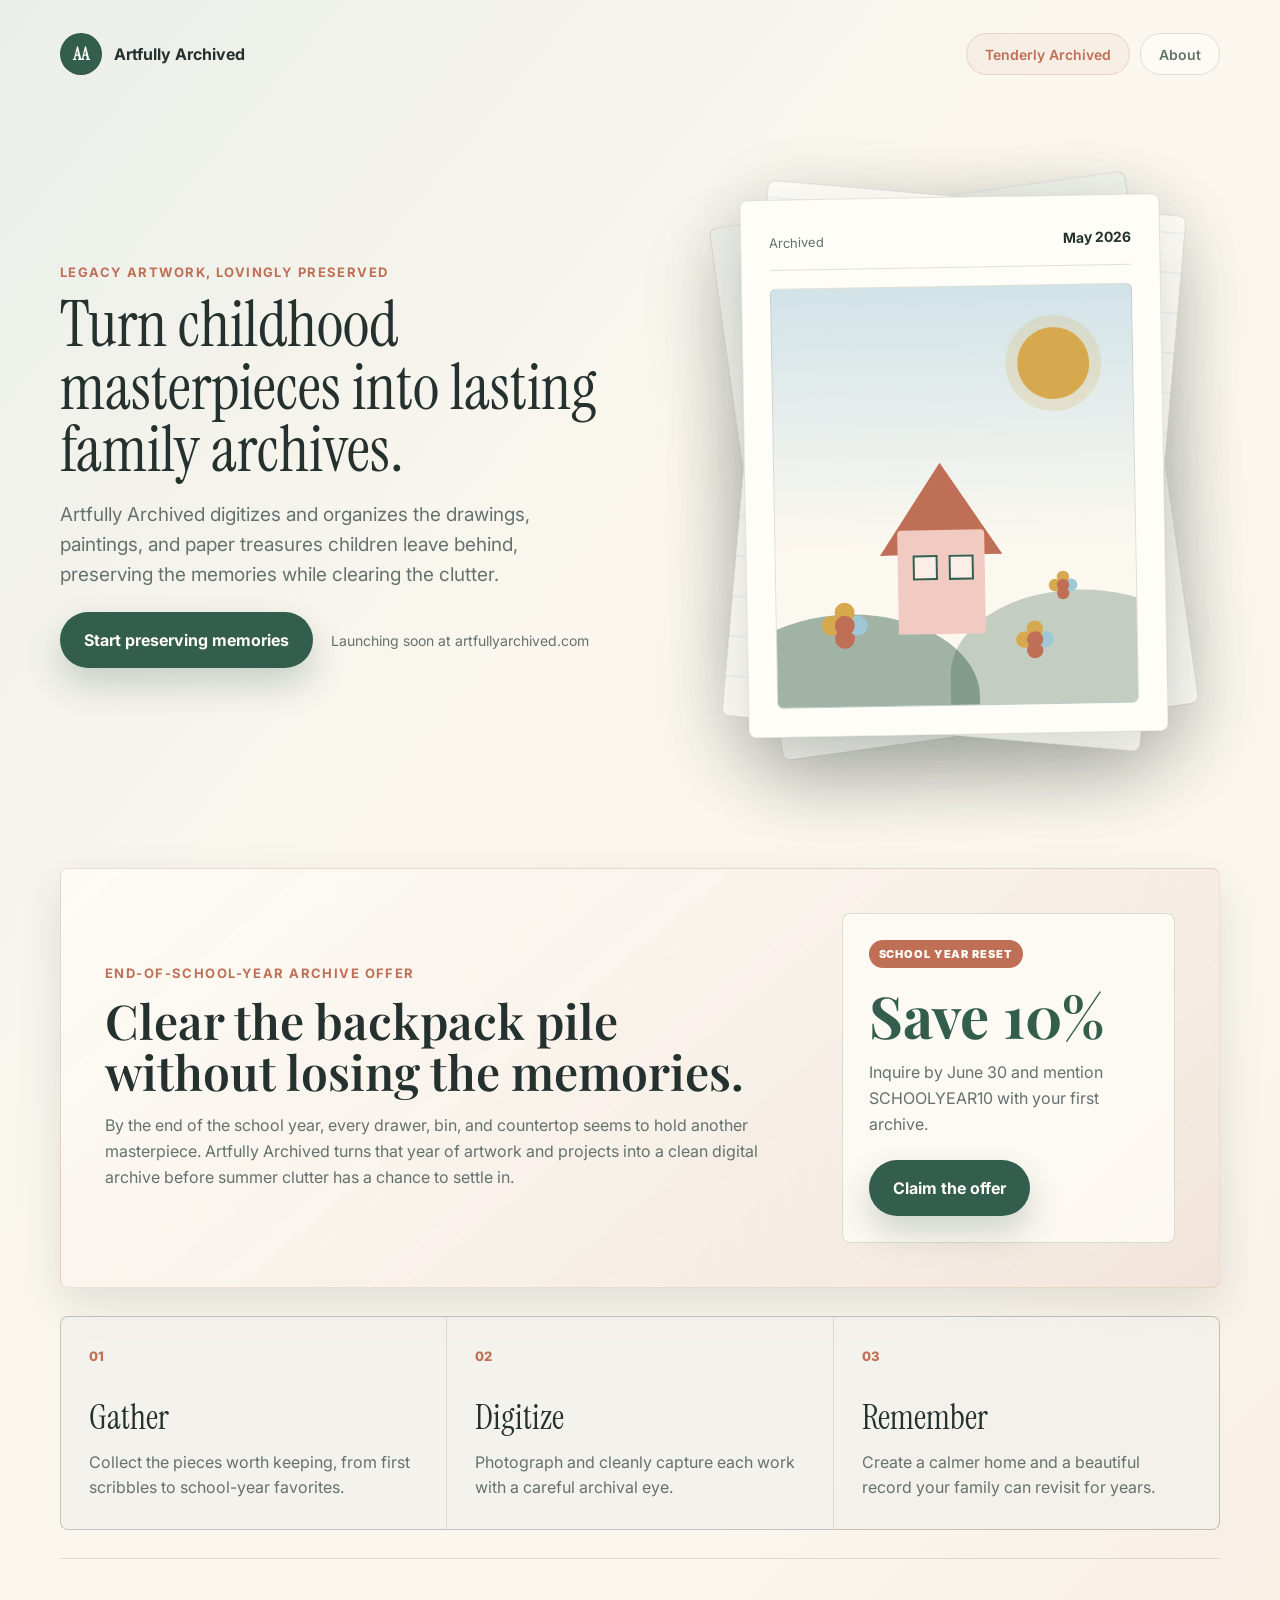
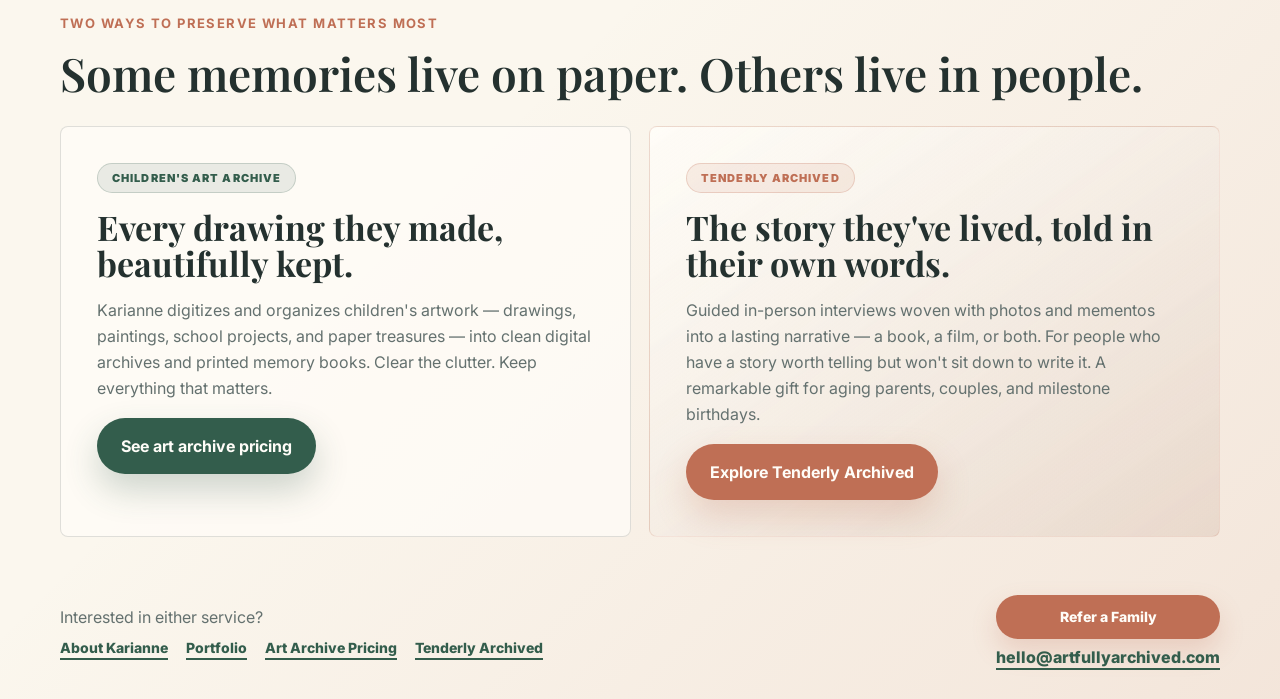
<file: index.html>
<!DOCTYPE html>
<html lang="en">
  <head>
    <meta charset="UTF-8" />
    <meta name="viewport" content="width=device-width, initial-scale=1.0" />
    <meta
      name="description"
      content="Artfully Archived preserves family memories in two ways: digitizing children's artwork and capturing life stories through guided interviews woven with photos."
    />
    <title>Artfully Archived</title>
    <link rel="preconnect" href="https://fonts.googleapis.com" />
    <link rel="preconnect" href="https://fonts.gstatic.com" crossorigin />
    <link
      href="https://fonts.googleapis.com/css2?family=Instrument+Serif:ital@0;1&family=Inter:wght@400;500;600;700&family=Playfair+Display:wght@500;600;700&display=swap"
      rel="stylesheet"
    />
    <link rel="stylesheet" href="styles.css" />
  </head>
  <body>
    <main class="site-shell">
      <nav class="nav" aria-label="Main navigation">
        <a class="brand" href="/" aria-label="Artfully Archived home">
          <span class="brand-mark" aria-hidden="true">AA</span>
          <span>Artfully Archived</span>
        </a>
        <div class="nav-links">
          <a class="nav-link nav-link--story" href="tenderly-archived.html">Tenderly Archived</a>
          <a class="nav-link" href="about.html">About</a>
        </div>
      </nav>

      <section class="hero" aria-labelledby="hero-title">
        <div class="hero-copy">
          <p class="eyebrow">Legacy artwork, lovingly preserved</p>
          <h1 id="hero-title">Turn childhood masterpieces into lasting family archives.</h1>
          <p class="hero-description">
            Artfully Archived digitizes and organizes the drawings, paintings, and paper
            treasures children leave behind, preserving the memories while clearing the clutter.
          </p>
          <div class="hero-actions">
            <a class="button" href="#contact">Start preserving memories</a>
            <p class="button-note">Launching soon at artfullyarchived.com</p>
          </div>
        </div>

        <div class="memory-visual" aria-label="A preserved stack of children's artwork">
          <div class="archive-shadow"></div>
          <div class="archive-sheet sheet-back"></div>
          <div class="archive-sheet sheet-middle"></div>
          <div class="archive-sheet sheet-front">
            <div class="scan-label">
              <span>Archived</span>
              <strong>May 2026</strong>
            </div>
            <div class="child-art" aria-hidden="true">
              <span class="sun"></span>
              <span class="hill hill-one"></span>
              <span class="hill hill-two"></span>
              <span class="house-roof"></span>
              <span class="house-body"></span>
              <span class="window window-left"></span>
              <span class="window window-right"></span>
              <span class="flower flower-one"></span>
              <span class="flower flower-two"></span>
              <span class="flower flower-three"></span>
            </div>
          </div>
        </div>
      </section>

      <section class="school-year-offer" aria-labelledby="school-year-title">
        <div class="offer-copy">
          <p class="eyebrow">End-of-school-year archive offer</p>
          <h2 id="school-year-title">Clear the backpack pile without losing the memories.</h2>
          <p>
            By the end of the school year, every drawer, bin, and countertop seems to hold
            another masterpiece. Artfully Archived turns that year of artwork and projects into a
            clean digital archive before summer clutter has a chance to settle in.
          </p>
        </div>
        <div class="offer-card" aria-label="School year reset promotion">
          <span>School Year Reset</span>
          <strong>Save 10%</strong>
          <p>Inquire by June 30 and mention SCHOOLYEAR10 with your first archive.</p>
          <a
            class="button"
            href="mailto:hello@artfullyarchived.com?subject=End%20of%20School%20Year%20Archive%20Offer"
          >
            Claim the offer
          </a>
        </div>
      </section>

      <section class="promise" aria-label="How art archiving works">
        <div>
          <span class="promise-number">01</span>
          <h2>Gather</h2>
          <p>Collect the pieces worth keeping, from first scribbles to school-year favorites.</p>
        </div>
        <div>
          <span class="promise-number">02</span>
          <h2>Digitize</h2>
          <p>Photograph and cleanly capture each work with a careful archival eye.</p>
        </div>
        <div>
          <span class="promise-number">03</span>
          <h2>Remember</h2>
          <p>Create a calmer home and a beautiful record your family can revisit for years.</p>
        </div>
      </section>

      <!-- Two-service split section -->
      <section class="services-split" aria-labelledby="services-heading">
        <p class="eyebrow">Two ways to preserve what matters most</p>
        <h2 id="services-heading">Some memories live on paper. Others live in people.</h2>
        <div class="services-grid">
          <div class="service-card">
            <span class="service-tag">Children's Art Archive</span>
            <h2>Every drawing they made, beautifully kept.</h2>
            <p>
              Karianne digitizes and organizes children's artwork — drawings, paintings,
              school projects, and paper treasures — into clean digital archives and printed
              memory books. Clear the clutter. Keep everything that matters.
            </p>
            <div>
              <a class="button" href="pricing.html">See art archive pricing</a>
            </div>
          </div>
          <div class="service-card service-card--story">
            <span class="service-tag">Tenderly Archived</span>
            <h2>The story they've lived, told in their own words.</h2>
            <p>
              Guided in-person interviews woven with photos and mementos into a lasting
              narrative — a book, a film, or both. For people who have a story worth telling
              but won't sit down to write it. A remarkable gift for aging parents, couples,
              and milestone birthdays.
            </p>
            <div>
              <a class="button button--clay" href="tenderly-archived.html">Explore Tenderly Archived</a>
            </div>
          </div>
        </div>
      </section>

      <section class="contact-band" id="contact" aria-label="Launch contact">
        <div>
          <p>Interested in either service?</p>
          <div class="footer-links">
            <a class="footer-about-link" href="about.html">About Karianne</a>
            <a class="footer-about-link" href="portfolio.html">Portfolio</a>
            <a class="footer-about-link" href="pricing.html">Art Archive Pricing</a>
            <a class="footer-about-link" href="tenderly-archived.html">Tenderly Archived</a>
          </div>
        </div>
        <div class="contact-actions">
          <a
            class="referral-button"
            href="mailto:?subject=Thought%20you%20might%20like%20Artfully%20Archived&body=I%20thought%20of%20you%20when%20I%20saw%20Artfully%20Archived.%20They%20help%20families%20preserve%20children%27s%20artwork%20and%20capture%20life%20stories%20through%20guided%20interviews:%20https%3A%2F%2Fartfullyarchived.com"
          >
            Refer a Family
          </a>
          <a href="mailto:hello@artfullyarchived.com?subject=Artfully%20Archived%20inquiry">
            hello@artfullyarchived.com
          </a>
        </div>
      </section>
    </main>
  </body>
</html>
</file>
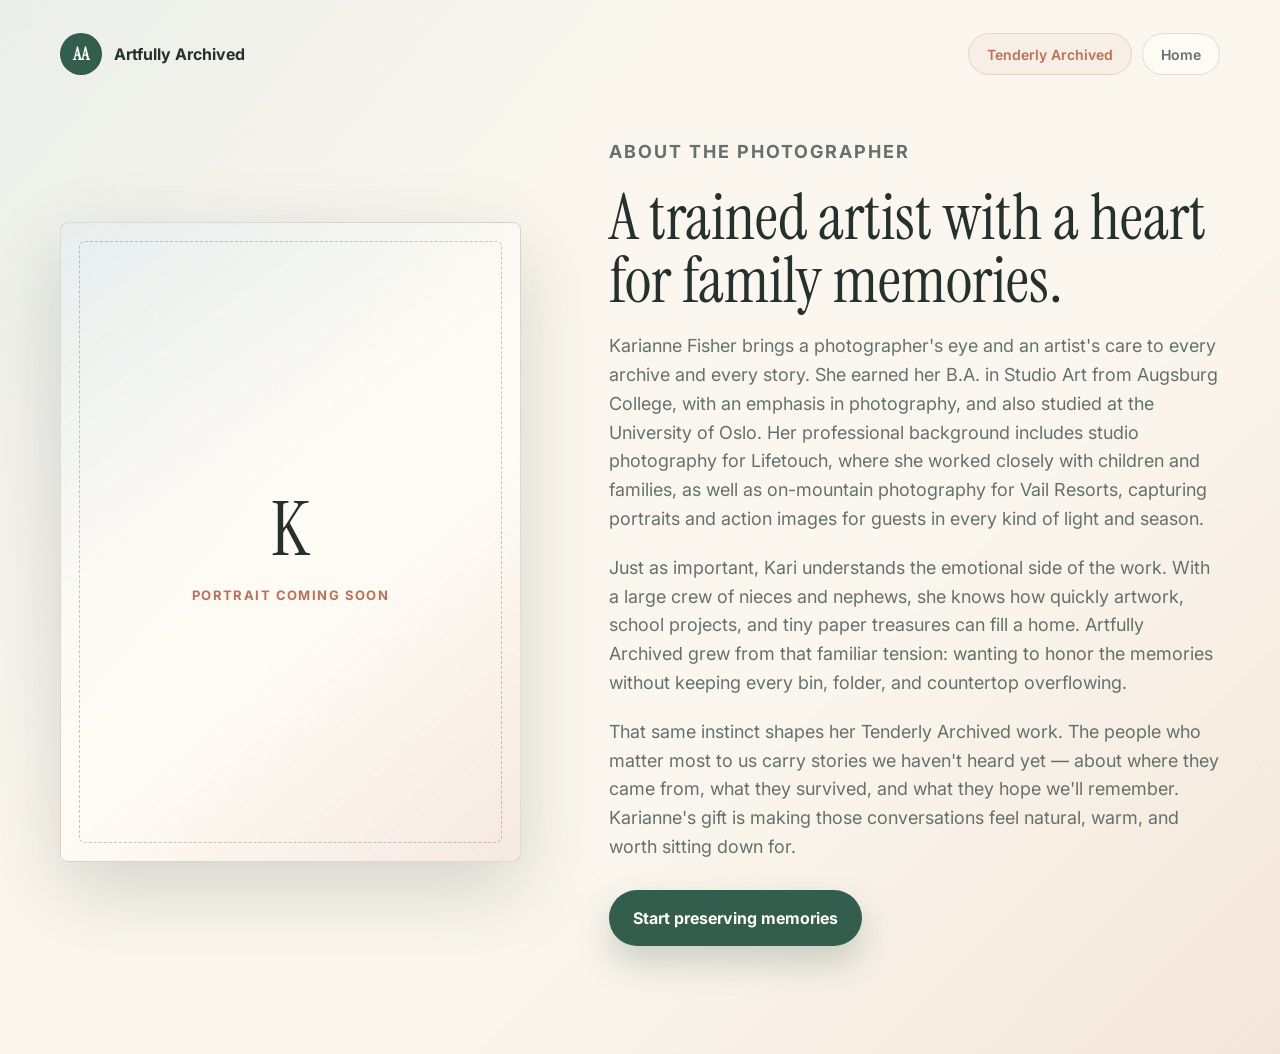
<file: about.html>
<!DOCTYPE html>
<html lang="en">
  <head>
    <meta charset="UTF-8" />
    <meta name="viewport" content="width=device-width, initial-scale=1.0" />
    <meta
      name="description"
      content="Meet Karianne Fisher, the photographer and storyteller behind Artfully Archived."
    />
    <title>About Karianne | Artfully Archived</title>
    <link rel="preconnect" href="https://fonts.googleapis.com" />
    <link rel="preconnect" href="https://fonts.gstatic.com" crossorigin />
    <link
      href="https://fonts.googleapis.com/css2?family=Instrument+Serif:ital@0;1&family=Inter:wght@400;500;600;700&family=Playfair+Display:wght@500;600;700&display=swap"
      rel="stylesheet"
    />
    <link rel="stylesheet" href="styles.css" />
  </head>
  <body>
    <main class="site-shell">
      <nav class="nav" aria-label="Main navigation">
        <a class="brand" href="/" aria-label="Artfully Archived home">
          <span class="brand-mark" aria-hidden="true">AA</span>
          <span>Artfully Archived</span>
        </a>
        <div class="nav-links">
          <a class="nav-link nav-link--story" href="tenderly-archived.html">Tenderly Archived</a>
          <a class="nav-link" href="index.html">Home</a>
        </div>
      </nav>

      <section class="about-page" aria-labelledby="about-title">
        <div class="portrait-placeholder" aria-label="Portrait photo coming soon">
          <div class="portrait-inner">
            <span>K</span>
            <strong>Portrait coming soon</strong>
          </div>
        </div>

        <div class="about-page-copy">
          <p class="eyebrow">About the photographer</p>
          <h1 id="about-title">A trained artist with a heart for family memories.</h1>
          <p>
            Karianne Fisher brings a photographer's eye and an artist's care to every archive
            and every story. She earned her B.A. in Studio Art from Augsburg College, with an
            emphasis in photography, and also studied at the University of Oslo. Her professional
            background includes studio photography for Lifetouch, where she worked closely with
            children and families, as well as on-mountain photography for Vail Resorts, capturing
            portraits and action images for guests in every kind of light and season.
          </p>
          <p>
            Just as important, Kari understands the emotional side of the work. With a large crew
            of nieces and nephews, she knows how quickly artwork, school projects, and tiny paper
            treasures can fill a home. Artfully Archived grew from that familiar tension: wanting
            to honor the memories without keeping every bin, folder, and countertop overflowing.
          </p>
          <p>
            That same instinct shapes her Tenderly Archived work. The people who matter most to us
            carry stories we haven't heard yet — about where they came from, what they survived,
            and what they hope we'll remember. Karianne's gift is making those conversations feel
            natural, warm, and worth sitting down for.
          </p>
          <a class="button" href="index.html#contact">Start preserving memories</a>
        </div>
      </section>
    </main>
  </body>
</html>
</file>
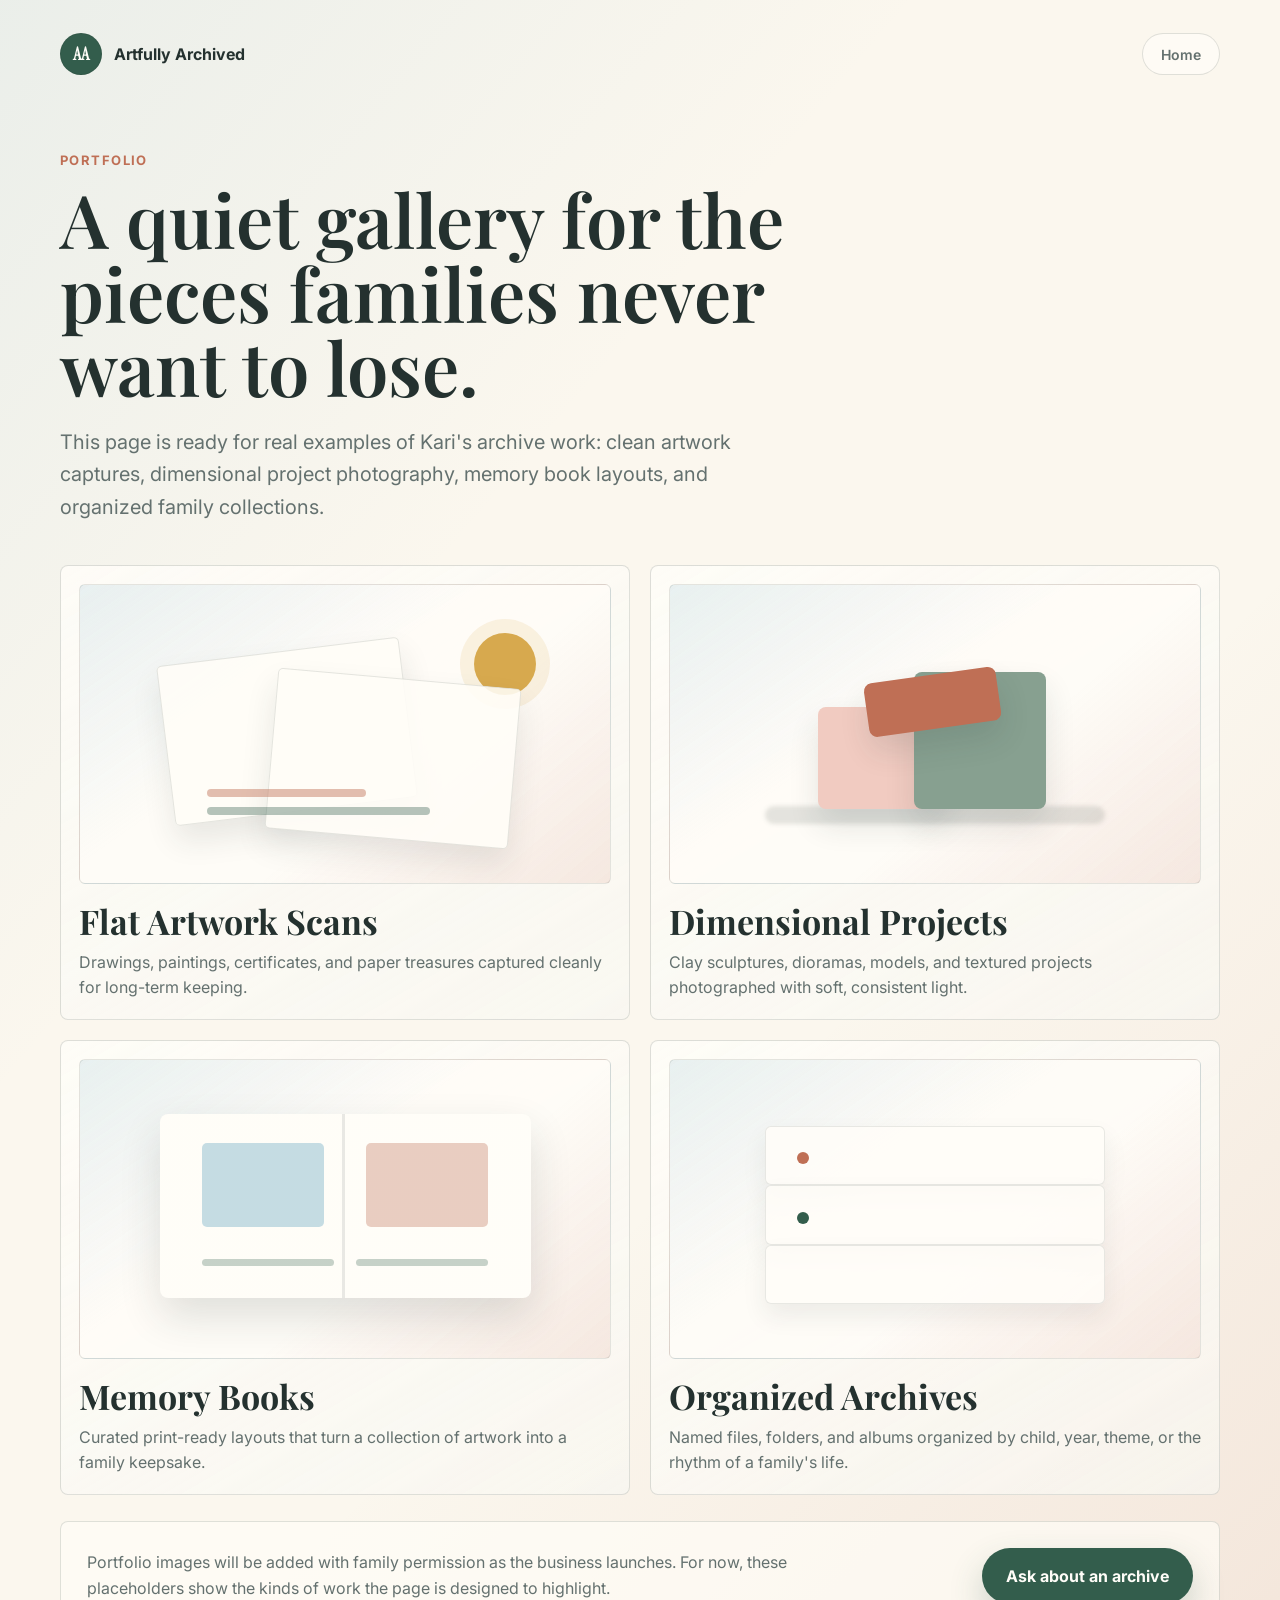
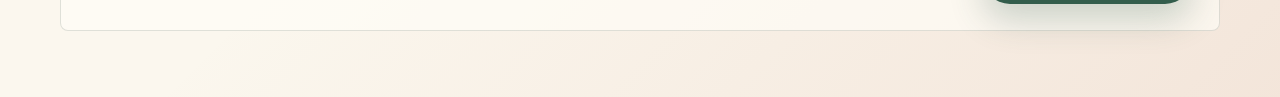
<file: portfolio.html>
<!DOCTYPE html>
<html lang="en">
  <head>
    <meta charset="UTF-8" />
    <meta name="viewport" content="width=device-width, initial-scale=1.0" />
    <meta
      name="description"
      content="Explore future portfolio examples from Artfully Archived, including artwork scans, dimensional projects, memory books, and organized family archives."
    />
    <title>Portfolio | Artfully Archived</title>
    <link rel="preconnect" href="https://fonts.googleapis.com" />
    <link rel="preconnect" href="https://fonts.gstatic.com" crossorigin />
    <link
      href="https://fonts.googleapis.com/css2?family=Instrument+Serif:ital@0;1&family=Inter:wght@400;500;600;700&family=Playfair+Display:wght@500;600;700&display=swap"
      rel="stylesheet"
    />
    <link rel="stylesheet" href="styles.css" />
  </head>
  <body>
    <main class="site-shell">
      <nav class="nav" aria-label="Main navigation">
        <a class="brand" href="/" aria-label="Artfully Archived home">
          <span class="brand-mark" aria-hidden="true">AA</span>
          <span>Artfully Archived</span>
        </a>
        <a class="nav-link" href="/">Home</a>
      </nav>

      <section class="portfolio-hero" aria-labelledby="portfolio-title">
        <p class="eyebrow">Portfolio</p>
        <h1 id="portfolio-title">A quiet gallery for the pieces families never want to lose.</h1>
        <p>
          This page is ready for real examples of Kari's archive work: clean artwork captures,
          dimensional project photography, memory book layouts, and organized family collections.
        </p>
      </section>

      <section class="portfolio-grid" aria-label="Portfolio categories">
        <article class="portfolio-card">
          <div class="portfolio-frame artwork-frame" aria-label="Placeholder for flat artwork scans">
            <span class="portfolio-sun"></span>
            <span class="portfolio-paper paper-one"></span>
            <span class="portfolio-paper paper-two"></span>
            <span class="portfolio-line line-one"></span>
            <span class="portfolio-line line-two"></span>
          </div>
          <div>
            <h2>Flat Artwork Scans</h2>
            <p>Drawings, paintings, certificates, and paper treasures captured cleanly for long-term keeping.</p>
          </div>
        </article>

        <article class="portfolio-card">
          <div class="portfolio-frame project-frame" aria-label="Placeholder for dimensional project photos">
            <span class="project-base"></span>
            <span class="project-block block-one"></span>
            <span class="project-block block-two"></span>
            <span class="project-block block-three"></span>
          </div>
          <div>
            <h2>Dimensional Projects</h2>
            <p>Clay sculptures, dioramas, models, and textured projects photographed with soft, consistent light.</p>
          </div>
        </article>

        <article class="portfolio-card">
          <div class="portfolio-frame book-frame" aria-label="Placeholder for memory book layouts">
            <span class="book-spread"></span>
            <span class="book-photo photo-left"></span>
            <span class="book-photo photo-right"></span>
            <span class="book-copy copy-one"></span>
            <span class="book-copy copy-two"></span>
          </div>
          <div>
            <h2>Memory Books</h2>
            <p>Curated print-ready layouts that turn a collection of artwork into a family keepsake.</p>
          </div>
        </article>

        <article class="portfolio-card">
          <div class="portfolio-frame archive-frame" aria-label="Placeholder for organized digital archive examples">
            <span class="archive-folder folder-one"></span>
            <span class="archive-folder folder-two"></span>
            <span class="archive-folder folder-three"></span>
            <span class="archive-dot dot-one"></span>
            <span class="archive-dot dot-two"></span>
          </div>
          <div>
            <h2>Organized Archives</h2>
            <p>Named files, folders, and albums organized by child, year, theme, or the rhythm of a family's life.</p>
          </div>
        </article>
      </section>

      <section class="portfolio-note" aria-label="Portfolio note">
        <p>
          Portfolio images will be added with family permission as the business launches. For now,
          these placeholders show the kinds of work the page is designed to highlight.
        </p>
        <a class="button" href="/#contact">Ask about an archive</a>
      </section>
    </main>
  </body>
</html>
</file>
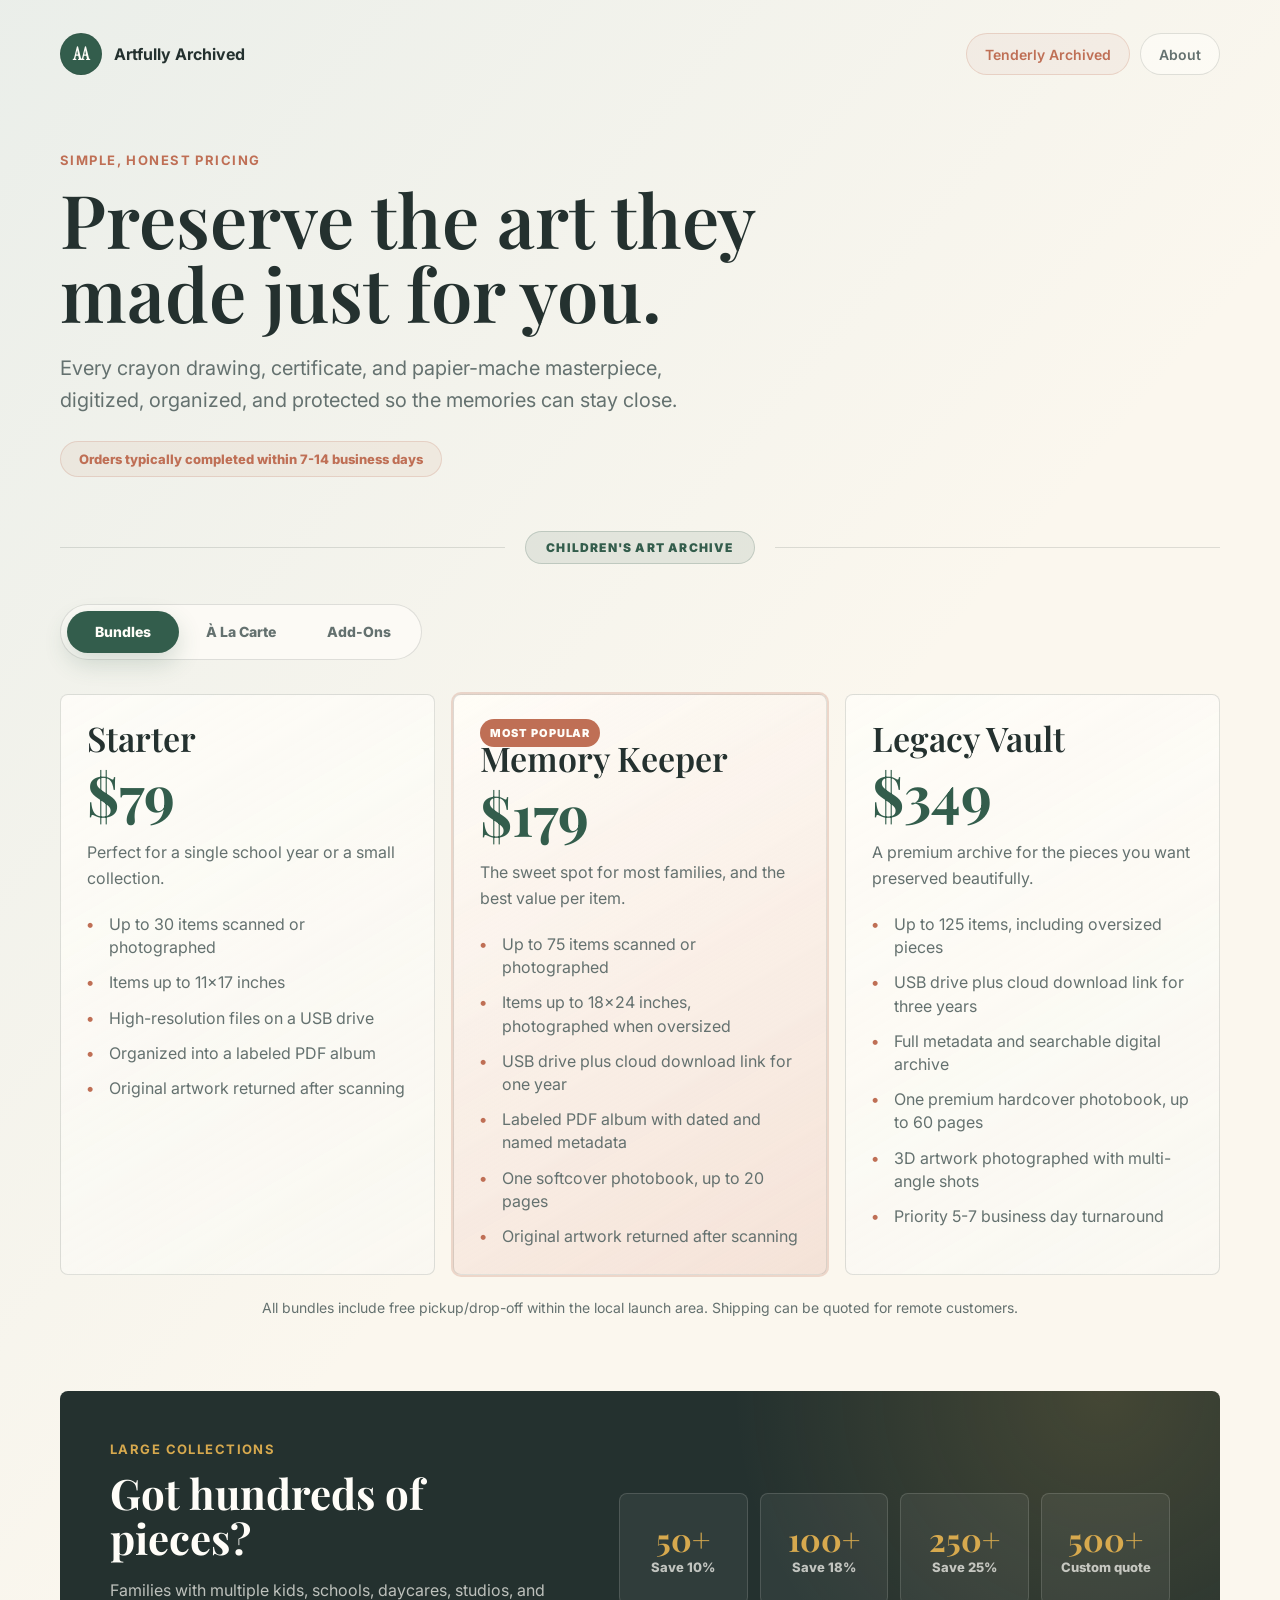
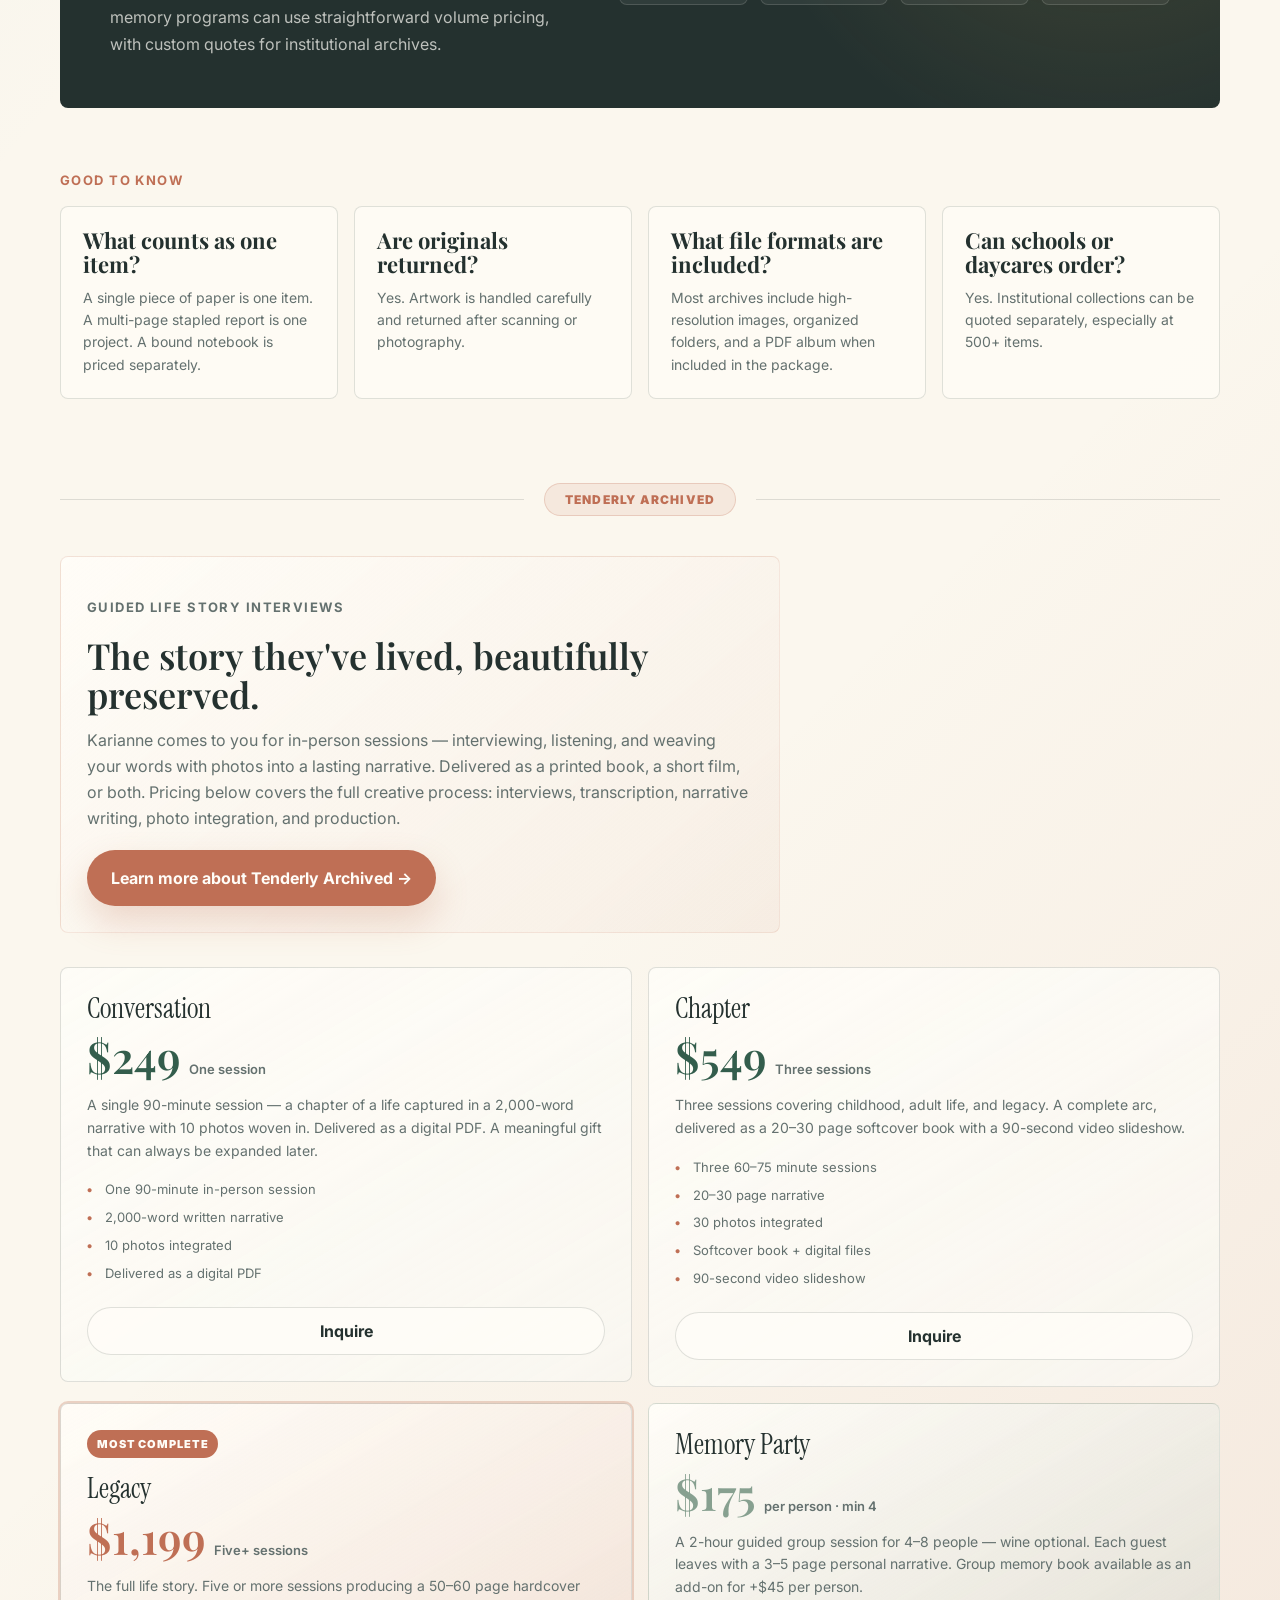
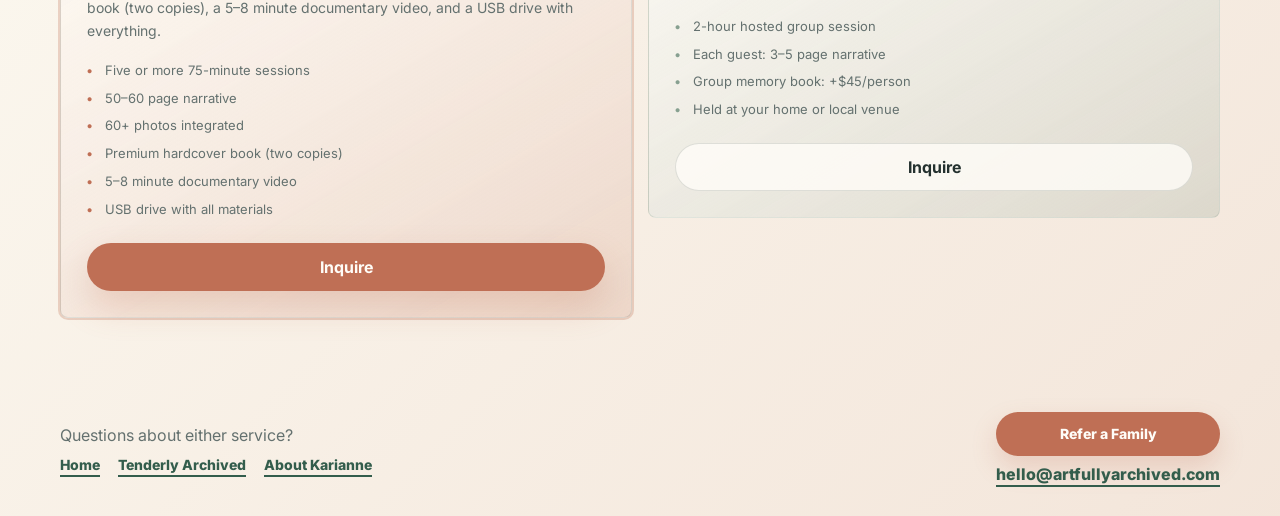
<file: pricing.html>
<!DOCTYPE html>
<html lang="en">
  <head>
    <meta charset="UTF-8" />
    <meta name="viewport" content="width=device-width, initial-scale=1.0" />
    <meta
      name="description"
      content="Artfully Archived pricing — art archive bundles, à la carte scanning, add-ons, and Tenderly Archived packages for guided life story interviews."
    />
    <title>Pricing | Artfully Archived</title>
    <link rel="preconnect" href="https://fonts.googleapis.com" />
    <link rel="preconnect" href="https://fonts.gstatic.com" crossorigin />
    <link
      href="https://fonts.googleapis.com/css2?family=Instrument+Serif:ital@0;1&family=Inter:wght@400;500;600;700&family=Playfair+Display:wght@500;600;700&display=swap"
      rel="stylesheet"
    />
    <link rel="stylesheet" href="styles.css" />
  </head>
  <body>
    <main class="site-shell">
      <nav class="nav" aria-label="Main navigation">
        <a class="brand" href="/" aria-label="Artfully Archived home">
          <span class="brand-mark" aria-hidden="true">AA</span>
          <span>Artfully Archived</span>
        </a>
        <div class="nav-links">
          <a class="nav-link nav-link--story" href="tenderly-archived.html">Tenderly Archived</a>
          <a class="nav-link" href="about.html">About</a>
        </div>
      </nav>

      <!-- Art Archive pricing -->
      <section class="pricing-hero" aria-labelledby="pricing-title">
        <p class="eyebrow">Simple, honest pricing</p>
        <h1 id="pricing-title">Preserve the art they made just for you.</h1>
        <p>
          Every crayon drawing, certificate, and papier-mache masterpiece, digitized,
          organized, and protected so the memories can stay close.
        </p>
        <span class="pricing-note">Orders typically completed within 7-14 business days</span>
      </section>

      <div class="service-section-divider">
        <span class="service-section-tag service-section-tag--archive">Children's Art Archive</span>
      </div>

      <section class="pricing-tabs" aria-label="Art archive pricing details">
        <input type="radio" id="tab-bundles" name="pricing-tab" checked />
        <input type="radio" id="tab-carte" name="pricing-tab" />
        <input type="radio" id="tab-addons" name="pricing-tab" />

        <div class="tab-list" role="tablist" aria-label="Pricing categories">
          <label for="tab-bundles">Bundles</label>
          <label for="tab-carte">À La Carte</label>
          <label for="tab-addons">Add-Ons</label>
        </div>

        <div class="tab-panel bundles-panel">
          <div class="pricing-grid bundle-grid">
            <article class="price-card">
              <div class="price-card-header">
                <h2>Starter</h2>
                <strong>$79</strong>
              </div>
              <p class="price-note">Perfect for a single school year or a small collection.</p>
              <ul>
                <li>Up to 30 items scanned or photographed</li>
                <li>Items up to 11x17 inches</li>
                <li>High-resolution files on a USB drive</li>
                <li>Organized into a labeled PDF album</li>
                <li>Original artwork returned after scanning</li>
              </ul>
            </article>

            <article class="price-card featured-card">
              <span class="badge">Most Popular</span>
              <div class="price-card-header">
                <h2>Memory Keeper</h2>
                <strong>$179</strong>
              </div>
              <p class="price-note">The sweet spot for most families, and the best value per item.</p>
              <ul>
                <li>Up to 75 items scanned or photographed</li>
                <li>Items up to 18x24 inches, photographed when oversized</li>
                <li>USB drive plus cloud download link for one year</li>
                <li>Labeled PDF album with dated and named metadata</li>
                <li>One softcover photobook, up to 20 pages</li>
                <li>Original artwork returned after scanning</li>
              </ul>
            </article>

            <article class="price-card">
              <div class="price-card-header">
                <h2>Legacy Vault</h2>
                <strong>$349</strong>
              </div>
              <p class="price-note">A premium archive for the pieces you want preserved beautifully.</p>
              <ul>
                <li>Up to 125 items, including oversized pieces</li>
                <li>USB drive plus cloud download link for three years</li>
                <li>Full metadata and searchable digital archive</li>
                <li>One premium hardcover photobook, up to 60 pages</li>
                <li>3D artwork photographed with multi-angle shots</li>
                <li>Priority 5-7 business day turnaround</li>
              </ul>
            </article>
          </div>
          <p class="pricing-footnote">
            All bundles include free pickup/drop-off within the local launch area. Shipping can
            be quoted for remote customers.
          </p>
        </div>

        <div class="tab-panel carte-panel">
          <div class="pricing-grid menu-grid">
            <article class="menu-card">
              <h2>Flat Artwork Scan</h2>
              <strong>$2.50 each</strong>
              <p>Drawings, paintings, coloring pages, and paper masterpieces up to 11x17.</p>
              <span>$1.75 each at 50+ items</span>
            </article>
            <article class="menu-card">
              <h2>Oversized Artwork</h2>
              <strong>$4 each</strong>
              <p>Artwork larger than 11x17, photographed with consistent flat-lay lighting.</p>
              <span>$3 each at 25+ items</span>
            </article>
            <article class="menu-card">
              <h2>Certificates & Documents</h2>
              <strong>$3 each</strong>
              <p>Awards, report cards, certificates, and special school documents.</p>
              <span>$2.25 each at 20+ items</span>
            </article>
            <article class="menu-card">
              <h2>School Projects & Reports</h2>
              <strong>$6 each</strong>
              <p>Multi-page papers, booklets, and stapled projects saved as one PDF.</p>
              <span>$4.50 each at 10+ projects</span>
            </article>
            <article class="menu-card">
              <h2>3D / Dimensional Objects</h2>
              <strong>$8 each</strong>
              <p>Clay sculptures, dioramas, models, and papier-mache projects.</p>
              <span>$6 each at 10+ items</span>
            </article>
            <article class="menu-card">
              <h2>Bound Journals / Workbooks</h2>
              <strong>$18 each</strong>
              <p>Bound or spiral notebooks scanned page by page into one organized PDF.</p>
              <span>Includes up to 60 pages</span>
            </article>
            <article class="menu-card">
              <h2>DVD Production</h2>
              <strong>$22 each</strong>
              <p>Custom-labeled DVD with digital files and a simple slideshow format.</p>
              <span>$18 each at 3+ discs</span>
            </article>
            <article class="menu-card">
              <h2>Custom Photobook</h2>
              <strong>$45 / $85</strong>
              <p>Professionally designed softcover or hardcover book using selected artwork.</p>
              <span>Softcover / hardcover options</span>
            </article>
          </div>
          <p class="pricing-footnote">
            Minimum à la carte order is $25. Volume discounts are applied automatically.
          </p>
        </div>

        <div class="tab-panel addons-panel">
          <div class="pricing-grid addon-grid">
            <article class="addon-card">
              <h2>Rush Turnaround</h2>
              <strong>+$35</strong>
              <p>Priority processing completed within three business days.</p>
            </article>
            <article class="addon-card">
              <h2>Extra USB Copy</h2>
              <strong>+$14</strong>
              <p>Additional keepsake drive for grandparents, co-parents, or backup.</p>
            </article>
            <article class="addon-card">
              <h2>Extended Cloud Storage</h2>
              <strong>+$19</strong>
              <p>Extend secure cloud link access from one year to five years.</p>
            </article>
            <article class="addon-card">
              <h2>Color Enhancement</h2>
              <strong>+$1.50/item</strong>
              <p>Manual touch-up for faded, yellowed, or shadowed artwork scans.</p>
            </article>
            <article class="addon-card">
              <h2>Custom Metadata</h2>
              <strong>+$0.75/item</strong>
              <p>Add child name, grade, teacher, or date to individual files.</p>
            </article>
            <article class="addon-card">
              <h2>Slideshow Video</h2>
              <strong>+$49</strong>
              <p>A 30-second to 2-minute MP4 video with music and titles.</p>
            </article>
            <article class="addon-card">
              <h2>Extra Photobook Pages</h2>
              <strong>+$12/10 pgs</strong>
              <p>Add pages beyond the included book limit in blocks of ten.</p>
            </article>
            <article class="addon-card">
              <h2>Second Child Discount</h2>
              <strong>20% off</strong>
              <p>Add a sibling's items to any bundle at a family-friendly discount.</p>
            </article>
            <article class="addon-card">
              <h2>Shipping Box</h2>
              <strong>$18 + postage</strong>
              <p>Prepaid return box for remote customers who are outside the local area.</p>
            </article>
          </div>
        </div>
      </section>

      <section class="pricing-volume" aria-label="Large collection discounts">
        <div class="volume-copy">
          <p class="eyebrow">Large collections</p>
          <h2>Got hundreds of pieces?</h2>
          <p>
            Families with multiple kids, schools, daycares, studios, and memory programs can
            use straightforward volume pricing, with custom quotes for institutional archives.
          </p>
        </div>
        <div class="volume-discounts">
          <div>
            <strong>50+</strong>
            <span>Save 10%</span>
          </div>
          <div>
            <strong>100+</strong>
            <span>Save 18%</span>
          </div>
          <div>
            <strong>250+</strong>
            <span>Save 25%</span>
          </div>
          <div>
            <strong>500+</strong>
            <span>Custom quote</span>
          </div>
        </div>
      </section>

      <section class="pricing-faq" aria-label="Art archive questions">
        <p class="eyebrow">Good to know</p>
        <div class="faq-grid">
          <article>
            <h2>What counts as one item?</h2>
            <p>
              A single piece of paper is one item. A multi-page stapled report is one project.
              A bound notebook is priced separately.
            </p>
          </article>
          <article>
            <h2>Are originals returned?</h2>
            <p>
              Yes. Artwork is handled carefully and returned after scanning or photography.
            </p>
          </article>
          <article>
            <h2>What file formats are included?</h2>
            <p>
              Most archives include high-resolution images, organized folders, and a PDF album
              when included in the package.
            </p>
          </article>
          <article>
            <h2>Can schools or daycares order?</h2>
            <p>
              Yes. Institutional collections can be quoted separately, especially at 500+ items.
            </p>
          </article>
        </div>
      </section>

      <!-- Tenderly Archived pricing -->
      <div class="service-section-divider">
        <span class="service-section-tag service-section-tag--story">Tenderly Archived</span>
      </div>

      <section class="story-pricing-intro" aria-label="Tenderly Archived introduction">
        <p class="eyebrow">Guided life story interviews</p>
        <h2>The story they've lived, beautifully preserved.</h2>
        <p>
          Karianne comes to you for in-person sessions — interviewing, listening, and
          weaving your words with photos into a lasting narrative. Delivered as a printed
          book, a short film, or both. Pricing below covers the full creative process:
          interviews, transcription, narrative writing, photo integration, and production.
        </p>
        <a class="button button--clay" href="tenderly-archived.html">Learn more about Tenderly Archived →</a>
      </section>

      <section class="story-packages" style="padding-top: 0; border-top: none;" aria-label="Tenderly Archived packages">
        <div class="story-pricing-grid" style="grid-template-columns: repeat(2, 1fr); margin-bottom: 64px;">

          <div class="story-card">
            <h3>Conversation</h3>
            <div class="story-price">
              <strong>$249</strong>
              <span>One session</span>
            </div>
            <p class="story-card-desc">
              A single 90-minute session — a chapter of a life captured in a 2,000-word
              narrative with 10 photos woven in. Delivered as a digital PDF. A meaningful
              gift that can always be expanded later.
            </p>
            <ul class="story-includes">
              <li>One 90-minute in-person session</li>
              <li>2,000-word written narrative</li>
              <li>10 photos integrated</li>
              <li>Delivered as a digital PDF</li>
            </ul>
            <a class="button button--outline" href="mailto:hello@artfullyarchived.com?subject=Story%20Portrait%20inquiry%20—%20Conversation">Inquire</a>
          </div>

          <div class="story-card">
            <h3>Chapter</h3>
            <div class="story-price">
              <strong>$549</strong>
              <span>Three sessions</span>
            </div>
            <p class="story-card-desc">
              Three sessions covering childhood, adult life, and legacy. A complete arc,
              delivered as a 20–30 page softcover book with a 90-second video slideshow.
            </p>
            <ul class="story-includes">
              <li>Three 60–75 minute sessions</li>
              <li>20–30 page narrative</li>
              <li>30 photos integrated</li>
              <li>Softcover book + digital files</li>
              <li>90-second video slideshow</li>
            </ul>
            <a class="button button--outline" href="mailto:hello@artfullyarchived.com?subject=Story%20Portrait%20inquiry%20—%20Chapter">Inquire</a>
          </div>

          <div class="story-card story-card--featured">
            <span class="badge">Most complete</span>
            <h3>Legacy</h3>
            <div class="story-price">
              <strong>$1,199</strong>
              <span>Five+ sessions</span>
            </div>
            <p class="story-card-desc">
              The full life story. Five or more sessions producing a 50–60 page hardcover
              book (two copies), a 5–8 minute documentary video, and a USB drive with
              everything.
            </p>
            <ul class="story-includes">
              <li>Five or more 75-minute sessions</li>
              <li>50–60 page narrative</li>
              <li>60+ photos integrated</li>
              <li>Premium hardcover book (two copies)</li>
              <li>5–8 minute documentary video</li>
              <li>USB drive with all materials</li>
            </ul>
            <a class="button button--clay" href="mailto:hello@artfullyarchived.com?subject=Story%20Portrait%20inquiry%20—%20Legacy">Inquire</a>
          </div>

          <div class="story-card story-card--party">
            <h3>Memory Party</h3>
            <div class="story-price">
              <strong>$175</strong>
              <span>per person · min 4</span>
            </div>
            <p class="story-card-desc">
              A 2-hour guided group session for 4–8 people — wine optional. Each guest
              leaves with a 3–5 page personal narrative. Group memory book available as
              an add-on for +$45 per person.
            </p>
            <ul class="story-includes">
              <li>2-hour hosted group session</li>
              <li>Each guest: 3–5 page narrative</li>
              <li>Group memory book: +$45/person</li>
              <li>Held at your home or local venue</li>
            </ul>
            <a class="button button--outline" href="mailto:hello@artfullyarchived.com?subject=Story%20Portrait%20inquiry%20—%20Memory%20Party">Inquire</a>
          </div>

        </div>
      </section>

      <section class="contact-band" id="contact" aria-label="Contact">
        <div>
          <p>Questions about either service?</p>
          <div class="footer-links">
            <a class="footer-about-link" href="index.html">Home</a>
            <a class="footer-about-link" href="tenderly-archived.html">Tenderly Archived</a>
            <a class="footer-about-link" href="about.html">About Karianne</a>
          </div>
        </div>
        <div class="contact-actions">
          <a
            class="referral-button"
            href="mailto:?subject=Thought%20you%20might%20like%20Artfully%20Archived&body=I%20thought%20of%20you%20when%20I%20saw%20Artfully%20Archived.%20They%20help%20families%20preserve%20children%27s%20artwork%20and%20capture%20life%20stories%20through%20guided%20interviews:%20https%3A%2F%2Fartfullyarchived.com"
          >
            Refer a Family
          </a>
          <a href="mailto:hello@artfullyarchived.com?subject=Pricing%20question">
            hello@artfullyarchived.com
          </a>
        </div>
      </section>
    </main>
  </body>
</html>
</file>
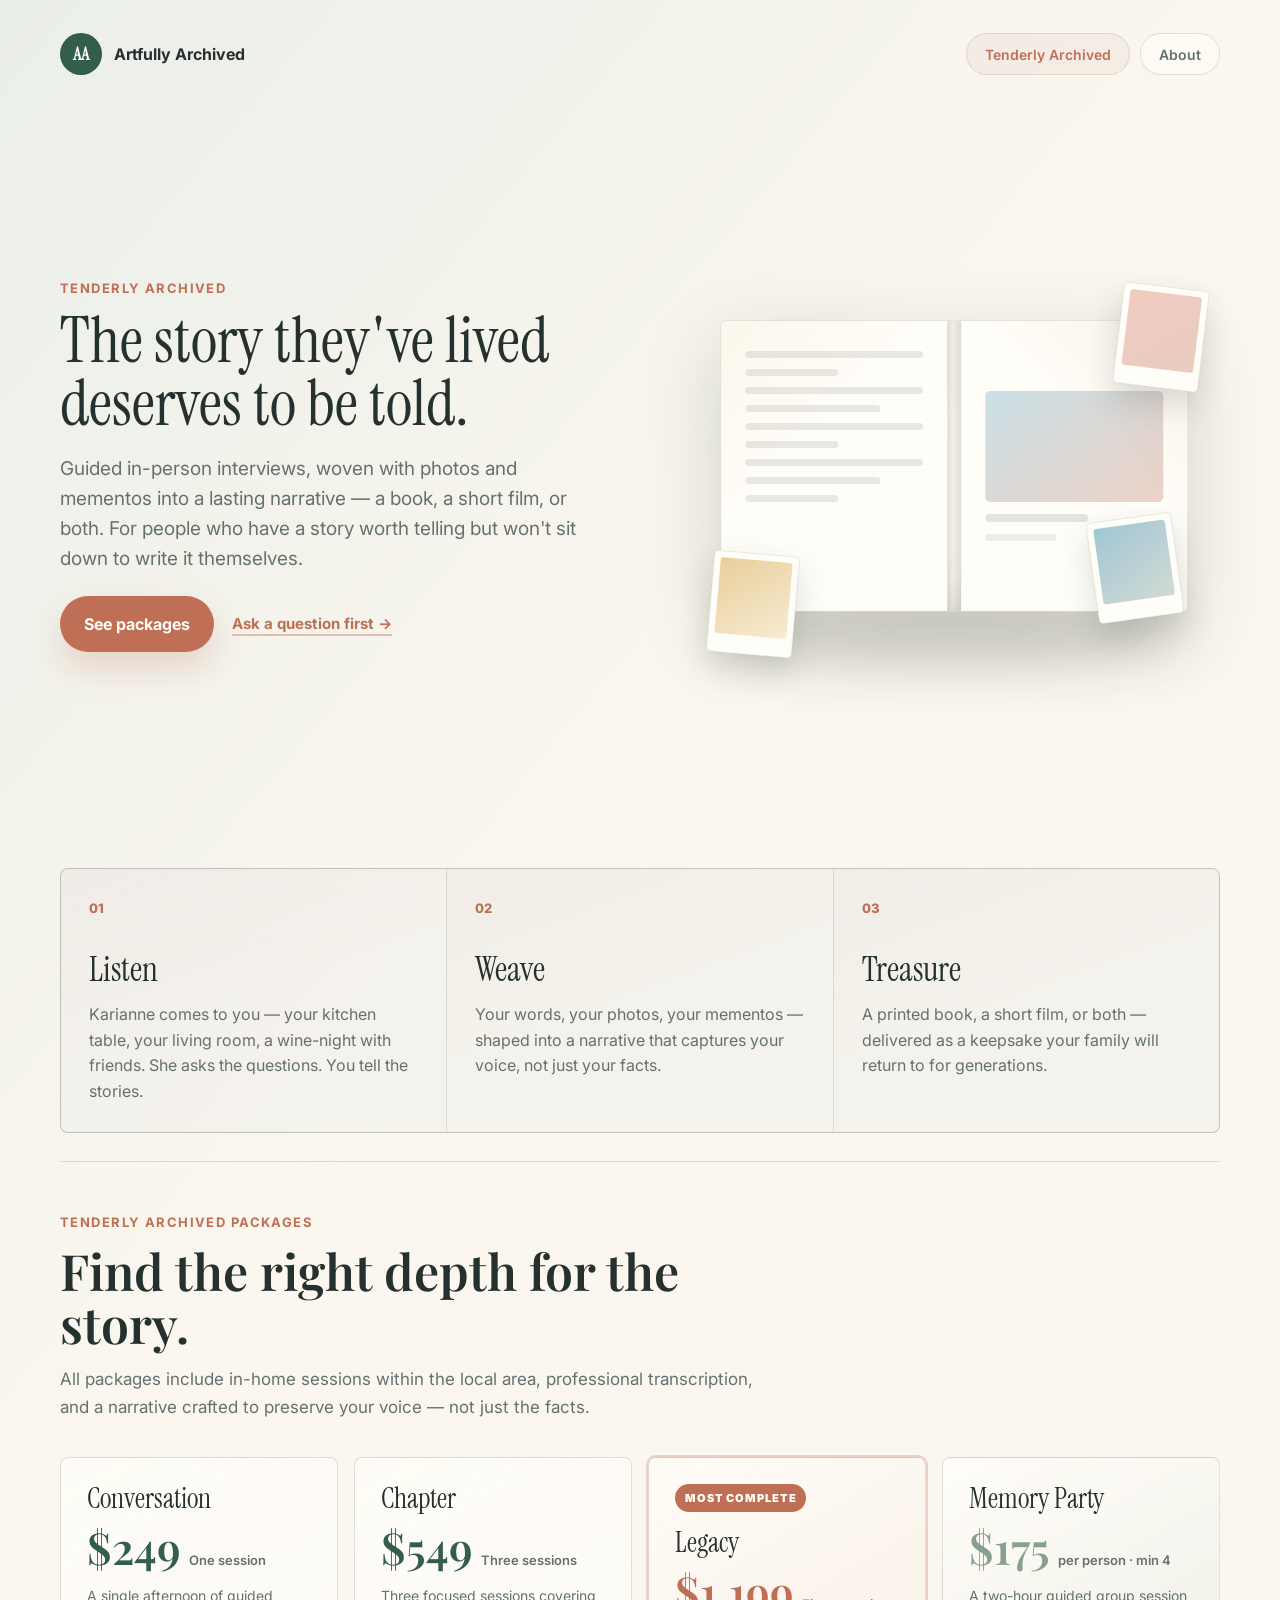
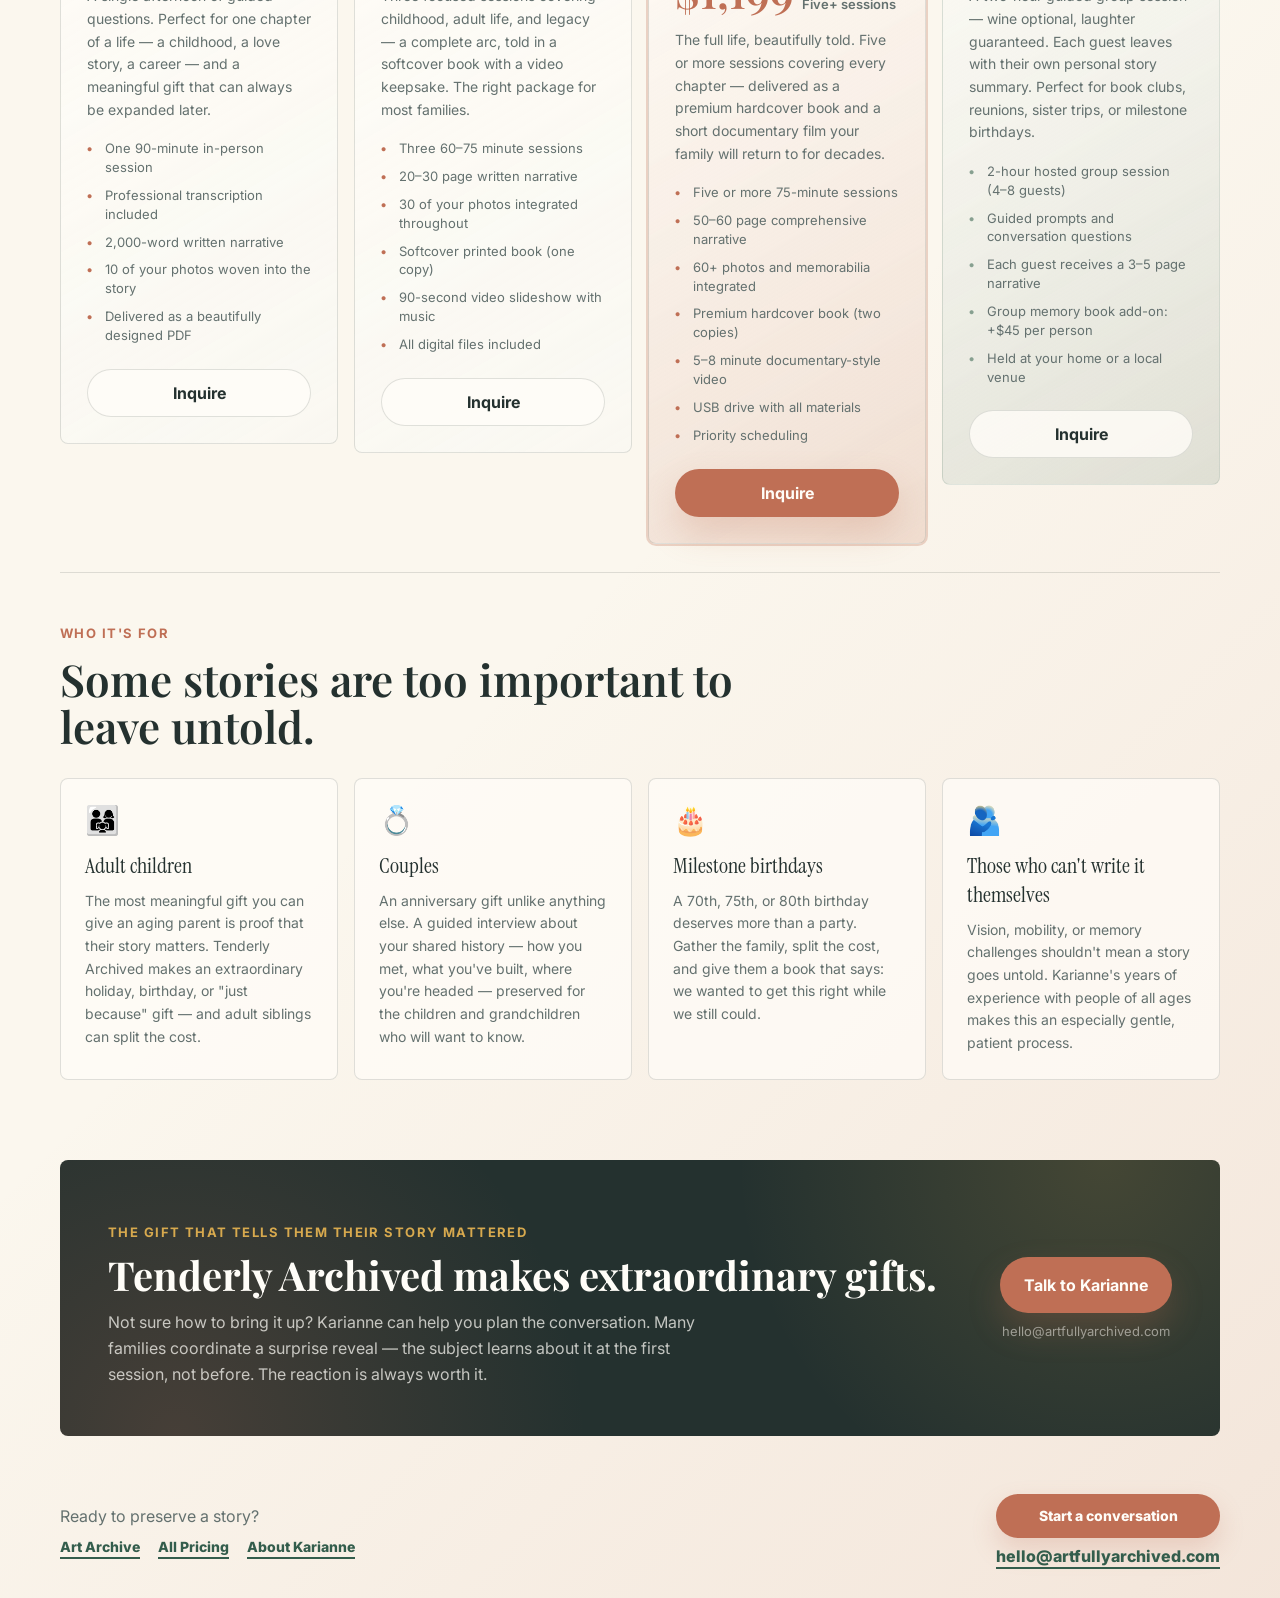
<file: tenderly-archived.html>
<!DOCTYPE html>
<html lang="en">
  <head>
    <meta charset="UTF-8" />
    <meta name="viewport" content="width=device-width, initial-scale=1.0" />
    <meta
      name="description"
      content="Tenderly Archived — guided life story interviews woven with photos into a lasting book or film. A remarkable gift for aging parents, couples, and milestone birthdays."
    />
    <title>Tenderly Archived | Artfully Archived</title>
    <link rel="preconnect" href="https://fonts.googleapis.com" />
    <link rel="preconnect" href="https://fonts.gstatic.com" crossorigin />
    <link
      href="https://fonts.googleapis.com/css2?family=Instrument+Serif:ital@0;1&family=Inter:wght@400;500;600;700&family=Playfair+Display:wght@500;600;700&display=swap"
      rel="stylesheet"
    />
    <link rel="stylesheet" href="styles.css" />
  </head>
  <body>
    <main class="site-shell">
      <nav class="nav" aria-label="Main navigation">
        <a class="brand" href="/" aria-label="Artfully Archived home">
          <span class="brand-mark" aria-hidden="true">AA</span>
          <span>Artfully Archived</span>
        </a>
        <div class="nav-links">
          <a class="nav-link nav-link--story" href="tenderly-archived.html">Tenderly Archived</a>
          <a class="nav-link" href="about.html">About</a>
        </div>
      </nav>

      <!-- Hero -->
      <section class="story-hero" aria-labelledby="story-hero-title">
        <div class="story-hero-copy">
          <p class="eyebrow">Tenderly Archived</p>
          <h1 id="story-hero-title">The story they've lived deserves to be told.</h1>
          <p class="hero-description">
            Guided in-person interviews, woven with photos and mementos into a lasting
            narrative — a book, a short film, or both. For people who have a story worth
            telling but won't sit down to write it themselves.
          </p>
          <div class="hero-actions">
            <a class="button button--clay" href="#story-packages">See packages</a>
            <a
              class="button-link"
              href="mailto:hello@artfullyarchived.com?subject=Story%20Portrait%20inquiry"
            >Ask a question first →</a>
          </div>
        </div>

        <!-- Open book with floating polaroids -->
        <div class="story-visual" aria-label="An open book with woven photos and handwritten pages">
          <div class="book-shadow"></div>
          <div class="open-book">
            <div class="book-page page-left">
              <div class="page-lines">
                <span class="page-line"></span>
                <span class="page-line page-line--short"></span>
                <span class="page-line"></span>
                <span class="page-line page-line--med"></span>
                <span class="page-line"></span>
                <span class="page-line page-line--short"></span>
                <span class="page-line"></span>
                <span class="page-line page-line--med"></span>
                <span class="page-line page-line--short"></span>
              </div>
            </div>
            <div class="book-spine"></div>
            <div class="book-page page-right">
              <div class="page-photo"></div>
              <div class="page-caption"></div>
              <div class="page-caption-two"></div>
            </div>
          </div>
          <div class="floating-photo photo-one">
            <div class="photo-inner photo-inner--blush"></div>
          </div>
          <div class="floating-photo photo-two">
            <div class="photo-inner photo-inner--sky"></div>
          </div>
          <div class="floating-photo photo-three">
            <div class="photo-inner photo-inner--gold"></div>
          </div>
        </div>
      </section>

      <!-- How it works -->
      <section class="story-steps" aria-label="How Tenderly Archived works">
        <div>
          <span class="promise-number">01</span>
          <h2>Listen</h2>
          <p>
            Karianne comes to you — your kitchen table, your living room, a wine-night
            with friends. She asks the questions. You tell the stories.
          </p>
        </div>
        <div>
          <span class="promise-number">02</span>
          <h2>Weave</h2>
          <p>
            Your words, your photos, your mementos — shaped into a narrative that
            captures your voice, not just your facts.
          </p>
        </div>
        <div>
          <span class="promise-number">03</span>
          <h2>Treasure</h2>
          <p>
            A printed book, a short film, or both — delivered as a keepsake your family
            will return to for generations.
          </p>
        </div>
      </section>

      <!-- Packages -->
      <section class="story-packages" id="story-packages" aria-labelledby="packages-title">
        <div class="packages-header">
          <p class="eyebrow">Tenderly Archived Packages</p>
          <h2 id="packages-title">Find the right depth for the story.</h2>
          <p class="packages-intro">
            All packages include in-home sessions within the local area, professional
            transcription, and a narrative crafted to preserve your voice — not just the facts.
          </p>
        </div>

        <div class="story-pricing-grid">

          <!-- Conversation -->
          <div class="story-card">
            <h3>Conversation</h3>
            <div class="story-price">
              <strong>$249</strong>
              <span>One session</span>
            </div>
            <p class="story-card-desc">
              A single afternoon of guided questions. Perfect for one chapter of a life
              — a childhood, a love story, a career — and a meaningful gift that can
              always be expanded later.
            </p>
            <ul class="story-includes">
              <li>One 90-minute in-person session</li>
              <li>Professional transcription included</li>
              <li>2,000-word written narrative</li>
              <li>10 of your photos woven into the story</li>
              <li>Delivered as a beautifully designed PDF</li>
            </ul>
            <a
              class="button button--outline"
              href="mailto:hello@artfullyarchived.com?subject=Story%20Portrait%20inquiry%20—%20Conversation"
            >Inquire</a>
          </div>

          <!-- Chapter -->
          <div class="story-card">
            <h3>Chapter</h3>
            <div class="story-price">
              <strong>$549</strong>
              <span>Three sessions</span>
            </div>
            <p class="story-card-desc">
              Three focused sessions covering childhood, adult life, and legacy — a
              complete arc, told in a softcover book with a video keepsake. The right
              package for most families.
            </p>
            <ul class="story-includes">
              <li>Three 60–75 minute sessions</li>
              <li>20–30 page written narrative</li>
              <li>30 of your photos integrated throughout</li>
              <li>Softcover printed book (one copy)</li>
              <li>90-second video slideshow with music</li>
              <li>All digital files included</li>
            </ul>
            <a
              class="button button--outline"
              href="mailto:hello@artfullyarchived.com?subject=Story%20Portrait%20inquiry%20—%20Chapter"
            >Inquire</a>
          </div>

          <!-- Legacy (featured) -->
          <div class="story-card story-card--featured">
            <span class="badge">Most complete</span>
            <h3>Legacy</h3>
            <div class="story-price">
              <strong>$1,199</strong>
              <span>Five+ sessions</span>
            </div>
            <p class="story-card-desc">
              The full life, beautifully told. Five or more sessions covering every
              chapter — delivered as a premium hardcover book and a short documentary
              film your family will return to for decades.
            </p>
            <ul class="story-includes">
              <li>Five or more 75-minute sessions</li>
              <li>50–60 page comprehensive narrative</li>
              <li>60+ photos and memorabilia integrated</li>
              <li>Premium hardcover book (two copies)</li>
              <li>5–8 minute documentary-style video</li>
              <li>USB drive with all materials</li>
              <li>Priority scheduling</li>
            </ul>
            <a
              class="button button--clay"
              href="mailto:hello@artfullyarchived.com?subject=Story%20Portrait%20inquiry%20—%20Legacy"
            >Inquire</a>
          </div>

          <!-- Memory Party -->
          <div class="story-card story-card--party">
            <h3>Memory Party</h3>
            <div class="story-price">
              <strong>$175</strong>
              <span>per person · min 4</span>
            </div>
            <p class="story-card-desc">
              A two-hour guided group session — wine optional, laughter guaranteed.
              Each guest leaves with their own personal story summary. Perfect for
              book clubs, reunions, sister trips, or milestone birthdays.
            </p>
            <ul class="story-includes">
              <li>2-hour hosted group session (4–8 guests)</li>
              <li>Guided prompts and conversation questions</li>
              <li>Each guest receives a 3–5 page narrative</li>
              <li>Group memory book add-on: +$45 per person</li>
              <li>Held at your home or a local venue</li>
            </ul>
            <a
              class="button button--outline"
              href="mailto:hello@artfullyarchived.com?subject=Story%20Portrait%20inquiry%20—%20Memory%20Party"
            >Inquire</a>
          </div>

        </div>
      </section>

      <!-- Who it's for -->
      <section class="story-audience" aria-labelledby="audience-title">
        <p class="eyebrow">Who it's for</p>
        <h2 id="audience-title">Some stories are too important to leave untold.</h2>
        <div class="audience-grid">
          <div class="audience-card">
            <span class="audience-icon">👨‍👩‍👧</span>
            <h3>Adult children</h3>
            <p>
              The most meaningful gift you can give an aging parent is proof that their
              story matters. Tenderly Archived makes an extraordinary holiday, birthday,
              or "just because" gift — and adult siblings can split the cost.
            </p>
          </div>
          <div class="audience-card">
            <span class="audience-icon">💍</span>
            <h3>Couples</h3>
            <p>
              An anniversary gift unlike anything else. A guided interview about your
              shared history — how you met, what you've built, where you're headed —
              preserved for the children and grandchildren who will want to know.
            </p>
          </div>
          <div class="audience-card">
            <span class="audience-icon">🎂</span>
            <h3>Milestone birthdays</h3>
            <p>
              A 70th, 75th, or 80th birthday deserves more than a party. Gather the
              family, split the cost, and give them a book that says: we wanted to
              get this right while we still could.
            </p>
          </div>
          <div class="audience-card">
            <span class="audience-icon">🫂</span>
            <h3>Those who can't write it themselves</h3>
            <p>
              Vision, mobility, or memory challenges shouldn't mean a story goes
              untold. Karianne's years of experience with people of all ages makes this
              an especially gentle, patient process.
            </p>
          </div>
        </div>
      </section>

      <!-- Gift callout -->
      <section class="gift-callout" aria-label="Tenderly Archived as a gift">
        <div class="gift-copy">
          <p class="eyebrow">The gift that tells them their story mattered</p>
          <h2>Tenderly Archived makes extraordinary gifts.</h2>
          <p>
            Not sure how to bring it up? Karianne can help you plan the conversation.
            Many families coordinate a surprise reveal — the subject learns about it
            at the first session, not before. The reaction is always worth it.
          </p>
        </div>
        <div class="gift-actions">
          <a
            class="button button--clay"
            href="mailto:hello@artfullyarchived.com?subject=Story%20Portrait%20gift%20idea"
          >Talk to Karianne</a>
          <p class="gift-note">hello@artfullyarchived.com</p>
        </div>
      </section>

      <section class="contact-band" id="contact" aria-label="Contact">
        <div>
          <p>Ready to preserve a story?</p>
          <div class="footer-links">
            <a class="footer-about-link" href="index.html">Art Archive</a>
            <a class="footer-about-link" href="pricing.html">All Pricing</a>
            <a class="footer-about-link" href="about.html">About Karianne</a>
          </div>
        </div>
        <div class="contact-actions">
          <a
            class="referral-button"
            href="mailto:hello@artfullyarchived.com?subject=Story%20Portrait%20inquiry"
          >Start a conversation</a>
          <a href="mailto:hello@artfullyarchived.com">hello@artfullyarchived.com</a>
        </div>
      </section>
    </main>
  </body>
</html>
</file>
<file: styles.css>
:root {
  --paper: #fbf7ee;
  --ink: #24312f;
  --muted: #64716f;
  --sage: #87a090;
  --leaf: #335d4c;
  --clay: #bf6f55;
  --gold: #d7a94e;
  --sky: #9fc7d6;
  --blush: #f1cbc1;
  --white: #fffdf8;
  --line: rgba(36, 49, 47, 0.14);
  --shadow: 0 28px 80px rgba(36, 49, 47, 0.18);
  --soft-shadow: 0 18px 46px rgba(36, 49, 47, 0.12);
}

* {
  box-sizing: border-box;
}

html {
  scroll-behavior: smooth;
}

body {
  margin: 0;
  min-height: 100vh;
  color: var(--ink);
  background:
    linear-gradient(130deg, rgba(159, 199, 214, 0.18), transparent 34%),
    linear-gradient(315deg, rgba(191, 111, 85, 0.13), transparent 38%),
    var(--paper);
  font-family: Inter, system-ui, -apple-system, BlinkMacSystemFont, "Segoe UI", sans-serif;
}

a {
  color: inherit;
}

.site-shell {
  width: min(1160px, calc(100% - 40px));
  margin: 0 auto;
  padding: 28px 0 32px;
}

/* ── Navigation ── */

.nav {
  display: flex;
  align-items: center;
  justify-content: space-between;
  min-height: 52px;
}

.brand,
.nav-link {
  display: inline-flex;
  align-items: center;
  gap: 12px;
  text-decoration: none;
}

.brand {
  font-weight: 700;
  letter-spacing: 0;
}

.brand-mark {
  display: grid;
  width: 42px;
  height: 42px;
  place-items: center;
  border: 1px solid var(--line);
  border-radius: 50%;
  color: var(--white);
  background: var(--leaf);
  font-family: "Instrument Serif", Georgia, serif;
  font-size: 18px;
}

.nav-links {
  display: flex;
  align-items: center;
  gap: 10px;
}

.nav-link {
  min-height: 42px;
  padding: 0 18px;
  border: 1px solid var(--line);
  border-radius: 999px;
  color: var(--muted);
  font-size: 14px;
  font-weight: 600;
  background: rgba(255, 253, 248, 0.62);
}

.nav-link--story {
  color: var(--clay);
  border-color: rgba(191, 111, 85, 0.22);
  background: rgba(191, 111, 85, 0.06);
}

/* ── Hero (Art Archive) ── */

.hero {
  display: grid;
  grid-template-columns: minmax(0, 1.02fr) minmax(330px, 0.98fr);
  align-items: center;
  gap: clamp(34px, 6vw, 76px);
  min-height: calc(100vh - 112px);
  padding: 34px 0 50px;
}

.hero-copy {
  max-width: 660px;
}

.eyebrow {
  margin: 0 0 14px;
  color: var(--clay);
  font-size: 13px;
  font-weight: 700;
  letter-spacing: 0.11em;
  text-transform: uppercase;
}

h1 {
  max-width: 760px;
  margin: 0;
  font-family: "Instrument Serif", Georgia, serif;
  font-size: clamp(46px, 5.2vw, 64px);
  font-weight: 400;
  line-height: 0.98;
  letter-spacing: 0;
}

.hero-description {
  max-width: 610px;
  margin: 18px 0 0;
  color: var(--muted);
  font-size: clamp(17px, 1.7vw, 19px);
  line-height: 1.58;
}

.hero-actions {
  display: flex;
  align-items: center;
  flex-wrap: wrap;
  gap: 18px;
  margin-top: 22px;
}

/* ── Buttons ── */

.button {
  display: inline-flex;
  align-items: center;
  justify-content: center;
  min-height: 56px;
  padding: 0 24px;
  border-radius: 999px;
  color: var(--white);
  background: var(--leaf);
  box-shadow: 0 16px 34px rgba(51, 93, 76, 0.24);
  font-weight: 700;
  text-decoration: none;
  transition: transform 180ms ease, box-shadow 180ms ease, background 180ms ease;
}

.button:hover {
  transform: translateY(-2px);
  background: #274a3d;
  box-shadow: 0 20px 42px rgba(51, 93, 76, 0.3);
}

.button--clay {
  background: var(--clay);
  box-shadow: 0 16px 34px rgba(191, 111, 85, 0.24);
}

.button--clay:hover {
  background: #a95f49;
  box-shadow: 0 20px 42px rgba(191, 111, 85, 0.3);
}

.button--outline {
  color: var(--ink);
  background: rgba(255, 253, 248, 0.8);
  border: 1.5px solid var(--line);
  box-shadow: none;
}

.button--outline:hover {
  background: var(--white);
  border-color: rgba(36, 49, 47, 0.26);
  box-shadow: var(--soft-shadow);
  transform: translateY(-2px);
}

.button-link {
  color: var(--clay);
  font-weight: 700;
  font-size: 15px;
  text-decoration: underline;
  text-decoration-thickness: 2px;
  text-underline-offset: 5px;
  text-decoration-color: rgba(191, 111, 85, 0.4);
}

.button-note {
  margin: 0;
  color: var(--muted);
  font-size: 14px;
}

/* ── Art archive visual ── */

.memory-visual {
  position: relative;
  min-height: 450px;
  isolation: isolate;
}

.archive-shadow {
  position: absolute;
  inset: auto 8% 6% 8%;
  height: 60px;
  border-radius: 50%;
  background: rgba(36, 49, 47, 0.16);
  filter: blur(22px);
  z-index: -1;
}

.archive-sheet {
  position: absolute;
  left: 50%;
  top: 50%;
  width: min(82%, 420px);
  aspect-ratio: 0.78;
  border: 1px solid rgba(36, 49, 47, 0.12);
  border-radius: 8px;
  background: var(--white);
  box-shadow: var(--shadow);
  transform: translate(-50%, -50%) rotate(var(--turn));
}

.sheet-back {
  --turn: -8deg;
  background:
    linear-gradient(180deg, rgba(135, 160, 144, 0.12), transparent 36%),
    var(--white);
}

.sheet-middle {
  --turn: 5deg;
  background:
    repeating-linear-gradient(
      0deg,
      transparent 0 38px,
      rgba(159, 199, 214, 0.18) 39px 40px
    ),
    var(--white);
}

.sheet-front {
  --turn: -1deg;
  display: grid;
  grid-template-rows: auto 1fr;
  gap: 18px;
  padding: clamp(18px, 4vw, 28px);
}

.scan-label {
  display: flex;
  align-items: center;
  justify-content: space-between;
  min-height: 42px;
  padding-bottom: 14px;
  border-bottom: 1px solid var(--line);
  color: var(--muted);
  font-size: 13px;
}

.scan-label strong {
  color: var(--ink);
  font-size: 14px;
}

.child-art {
  position: relative;
  overflow: hidden;
  min-height: 0;
  border: 1px solid rgba(36, 49, 47, 0.12);
  border-radius: 6px;
  background:
    linear-gradient(180deg, rgba(159, 199, 214, 0.48), rgba(251, 247, 238, 0.88) 62%),
    var(--white);
}

.child-art span {
  position: absolute;
  display: block;
}

.sun {
  top: 10%;
  right: 12%;
  width: 72px;
  aspect-ratio: 1;
  border-radius: 50%;
  background: var(--gold);
  box-shadow: 0 0 0 12px rgba(215, 169, 78, 0.2);
}

.hill {
  bottom: -18%;
  width: 72%;
  height: 40%;
  border-radius: 50% 50% 0 0;
  background: rgba(135, 160, 144, 0.78);
}

.hill-one {
  left: -16%;
}

.hill-two {
  right: -20%;
  bottom: -13%;
  background: rgba(51, 93, 76, 0.28);
}

.house-roof {
  left: 29%;
  top: 42%;
  width: 34%;
  height: 22%;
  clip-path: polygon(50% 0, 100% 100%, 0 100%);
  background: var(--clay);
}

.house-body {
  left: 34%;
  top: 58%;
  width: 24%;
  height: 25%;
  border-radius: 4px 4px 0 0;
  background: var(--blush);
}

.window {
  top: 64%;
  width: 7%;
  aspect-ratio: 1;
  border: 2px solid var(--leaf);
  background: rgba(255, 253, 248, 0.72);
}

.window-left {
  left: 38%;
}

.window-right {
  left: 48%;
}

.flower {
  bottom: 17%;
  width: 20px;
  aspect-ratio: 1;
  border-radius: 50%;
  background: var(--clay);
  box-shadow:
    0 -13px 0 var(--gold),
    13px 0 0 var(--sky),
    0 13px 0 var(--clay),
    -13px 0 0 var(--gold);
}

.flower-one {
  left: 16%;
}

.flower-two {
  left: 69%;
  bottom: 13%;
  transform: scale(0.82);
}

.flower-three {
  left: 77%;
  bottom: 26%;
  transform: scale(0.62);
}

/* ── School year offer ── */

.school-year-offer {
  display: grid;
  grid-template-columns: minmax(0, 1.08fr) minmax(280px, 0.52fr);
  gap: clamp(22px, 4vw, 44px);
  align-items: stretch;
  margin: 0 0 28px;
  padding: clamp(26px, 5vw, 44px);
  border: 1px solid rgba(191, 111, 85, 0.2);
  border-radius: 8px;
  background:
    linear-gradient(140deg, rgba(255, 253, 248, 0.9), rgba(241, 203, 193, 0.26)),
    rgba(135, 160, 144, 0.08);
  box-shadow: var(--soft-shadow);
}

.offer-copy {
  display: grid;
  align-content: center;
}

.offer-copy h2 {
  max-width: 720px;
  margin: 0;
  font-family: "Playfair Display", "Instrument Serif", Georgia, serif;
  font-size: clamp(32px, 4vw, 48px);
  font-weight: 600;
  line-height: 1.06;
}

.offer-copy p:not(.eyebrow),
.offer-card p {
  margin: 16px 0 0;
  color: var(--muted);
  line-height: 1.62;
}

.offer-card {
  display: grid;
  align-content: center;
  justify-items: start;
  min-height: 260px;
  padding: 26px;
  border: 1px solid rgba(51, 93, 76, 0.18);
  border-radius: 8px;
  background: rgba(255, 253, 248, 0.78);
  transition: transform 180ms ease, box-shadow 180ms ease, border-color 180ms ease;
}

.offer-card:hover {
  transform: translateY(-4px);
  border-color: rgba(51, 93, 76, 0.3);
  box-shadow: var(--soft-shadow);
}

.offer-card span {
  padding: 7px 10px;
  border-radius: 999px;
  color: var(--white);
  background: var(--clay);
  font-size: 11px;
  font-weight: 900;
  letter-spacing: 0.08em;
  text-transform: uppercase;
}

.offer-card strong {
  margin-top: 18px;
  color: var(--leaf);
  font-family: "Playfair Display", "Instrument Serif", Georgia, serif;
  font-size: clamp(42px, 5vw, 58px);
  line-height: 1;
}

.offer-card .button {
  margin-top: 22px;
}

/* ── Promise steps ── */

.promise {
  display: grid;
  grid-template-columns: repeat(3, 1fr);
  gap: 1px;
  overflow: hidden;
  border: 1px solid var(--line);
  border-radius: 8px;
  background: var(--line);
}

.promise > div {
  min-height: 196px;
  padding: 28px;
  background: rgba(255, 253, 248, 0.7);
}

.promise-number {
  color: var(--clay);
  font-size: 13px;
  font-weight: 800;
}

.promise h2 {
  margin: 30px 0 10px;
  font-family: "Instrument Serif", Georgia, serif;
  font-size: 34px;
  font-weight: 400;
}

.promise p,
.contact-band p,
.about-page-copy p {
  margin: 0;
  color: var(--muted);
  line-height: 1.6;
}

/* ── Services split (homepage two-pillar section) ── */

.services-split {
  padding: 56px 0 28px;
  border-top: 1px solid var(--line);
  margin-top: 28px;
}

.services-split > .eyebrow {
  margin-bottom: 18px;
}

.services-split > h2 {
  margin: 0 0 28px;
  font-family: "Playfair Display", "Instrument Serif", Georgia, serif;
  font-size: clamp(34px, 4vw, 46px);
  font-weight: 600;
  line-height: 1.06;
}

.services-grid {
  display: grid;
  grid-template-columns: 1fr 1fr;
  gap: 18px;
}

.service-card {
  display: grid;
  align-content: start;
  gap: 16px;
  padding: clamp(24px, 4vw, 36px);
  border: 1px solid var(--line);
  border-radius: 8px;
  background: rgba(255, 253, 248, 0.7);
  transition: transform 180ms ease, box-shadow 180ms ease, border-color 180ms ease;
}

.service-card:hover {
  transform: translateY(-4px);
  border-color: rgba(51, 93, 76, 0.28);
  box-shadow: var(--soft-shadow);
}

.service-card--story {
  background: linear-gradient(145deg, rgba(255, 253, 248, 0.92), rgba(191, 111, 85, 0.1)), rgba(135, 160, 144, 0.06);
  border-color: rgba(191, 111, 85, 0.18);
}

.service-card--story:hover {
  border-color: rgba(191, 111, 85, 0.34);
}

.service-tag {
  display: inline-flex;
  align-items: center;
  padding: 7px 14px;
  border-radius: 999px;
  font-size: 11px;
  font-weight: 900;
  letter-spacing: 0.1em;
  text-transform: uppercase;
  width: fit-content;
}

.service-card:not(.service-card--story) .service-tag {
  color: var(--leaf);
  background: rgba(51, 93, 76, 0.1);
  border: 1px solid rgba(51, 93, 76, 0.2);
}

.service-card--story .service-tag {
  color: var(--clay);
  background: rgba(191, 111, 85, 0.1);
  border: 1px solid rgba(191, 111, 85, 0.24);
}

.service-card h2 {
  margin: 0;
  font-family: "Playfair Display", "Instrument Serif", Georgia, serif;
  font-size: clamp(26px, 2.8vw, 34px);
  line-height: 1.08;
}

.service-card > p {
  margin: 0;
  color: var(--muted);
  line-height: 1.62;
  font-size: 16px;
}

.service-card .button,
.service-card .button--outline {
  justify-self: start;
}

/* ── About page ── */

.about-page {
  display: grid;
  grid-template-columns: minmax(280px, 0.86fr) minmax(0, 1.14fr);
  align-items: center;
  gap: clamp(34px, 7vw, 88px);
  min-height: calc(100vh - 112px);
  padding: 58px 0 76px;
}

.portrait-placeholder {
  display: grid;
  min-height: clamp(420px, 58vw, 640px);
  padding: 18px;
  border: 1px solid var(--line);
  border-radius: 8px;
  background:
    linear-gradient(145deg, rgba(159, 199, 214, 0.22), transparent 42%),
    linear-gradient(320deg, rgba(191, 111, 85, 0.13), transparent 40%),
    rgba(255, 253, 248, 0.7);
  box-shadow: var(--shadow);
}

.portrait-inner {
  display: grid;
  place-content: center;
  gap: 8px;
  border: 1px dashed rgba(36, 49, 47, 0.26);
  border-radius: 6px;
  color: var(--muted);
  text-align: center;
}

.portrait-inner span {
  font-family: "Instrument Serif", Georgia, serif;
  font-size: clamp(44px, 6vw, 76px);
  color: var(--ink);
}

.portrait-inner strong {
  color: var(--clay);
  font-size: 13px;
  letter-spacing: 0.11em;
  text-transform: uppercase;
}

.about-page-copy {
  display: grid;
  gap: 20px;
  align-content: center;
}

.about-page-copy h1 {
  max-width: 620px;
  margin: 0;
}

.about-page-copy p {
  font-size: clamp(16px, 1.6vw, 18px);
}

.about-page-copy .button {
  justify-self: start;
  margin-top: 8px;
}

/* ── Contact / footer band ── */

.contact-band {
  display: flex;
  align-items: center;
  justify-content: space-between;
  gap: 20px;
  padding: 30px 0 0;
}

.contact-band > a,
.footer-about-link,
.contact-actions > a:not(.referral-button) {
  color: var(--leaf);
  font-weight: 800;
  text-decoration-thickness: 2px;
  text-underline-offset: 5px;
}

.contact-band > div {
  display: grid;
  gap: 8px;
}

.footer-links {
  display: flex;
  flex-wrap: wrap;
  gap: 10px 18px;
}

.footer-about-link {
  justify-self: start;
  font-size: 14px;
}

.contact-actions {
  display: flex;
  align-items: center;
  flex-wrap: wrap;
  justify-content: flex-end;
  gap: 12px 18px;
}

.referral-button {
  display: inline-flex;
  align-items: center;
  justify-content: center;
  min-height: 44px;
  padding: 0 18px;
  border-radius: 999px;
  color: var(--white);
  background: var(--clay);
  box-shadow: 0 12px 26px rgba(191, 111, 85, 0.22);
  font-size: 14px;
  font-weight: 800;
  text-decoration: none;
  transition: transform 180ms ease, box-shadow 180ms ease, background 180ms ease;
}

.referral-button:hover {
  transform: translateY(-2px);
  background: #a95f49;
  box-shadow: 0 16px 32px rgba(191, 111, 85, 0.28);
}

/* ── Portfolio page ── */

.portfolio-hero {
  max-width: 820px;
  padding: 72px 0 42px;
}

.portfolio-hero h1 {
  margin: 0;
  font-family: "Playfair Display", "Instrument Serif", Georgia, serif;
  font-size: clamp(46px, 6vw, 74px);
  font-weight: 600;
  line-height: 1;
}

.portfolio-hero p:not(.eyebrow) {
  max-width: 690px;
  margin: 22px 0 0;
  color: var(--muted);
  font-size: clamp(17px, 1.8vw, 20px);
  line-height: 1.62;
}

.portfolio-grid {
  display: grid;
  grid-template-columns: repeat(2, 1fr);
  gap: 20px;
}

.portfolio-card {
  display: grid;
  grid-template-rows: auto 1fr;
  gap: 20px;
  padding: 18px;
  border: 1px solid var(--line);
  border-radius: 8px;
  background:
    linear-gradient(150deg, rgba(255, 253, 248, 0.92), rgba(255, 253, 248, 0.62)),
    rgba(135, 160, 144, 0.1);
  transition: transform 180ms ease, box-shadow 180ms ease, border-color 180ms ease;
}

.portfolio-card:hover {
  transform: translateY(-4px);
  border-color: rgba(51, 93, 76, 0.28);
  box-shadow: var(--soft-shadow);
}

.portfolio-card h2 {
  margin: 0;
  font-family: "Playfair Display", "Instrument Serif", Georgia, serif;
  font-size: clamp(26px, 3vw, 34px);
  line-height: 1.05;
}

.portfolio-card p {
  margin: 10px 0 0;
  color: var(--muted);
  line-height: 1.6;
}

.portfolio-frame {
  position: relative;
  overflow: hidden;
  min-height: 300px;
  border: 1px solid rgba(36, 49, 47, 0.12);
  border-radius: 6px;
  background:
    linear-gradient(145deg, rgba(159, 199, 214, 0.24), transparent 42%),
    linear-gradient(320deg, rgba(191, 111, 85, 0.14), transparent 40%),
    rgba(255, 253, 248, 0.72);
}

.portfolio-frame span {
  position: absolute;
  display: block;
}

.portfolio-sun {
  top: 16%;
  right: 14%;
  width: 62px;
  aspect-ratio: 1;
  border-radius: 50%;
  background: var(--gold);
  box-shadow: 0 0 0 14px rgba(215, 169, 78, 0.14);
}

.portfolio-paper {
  width: 46%;
  height: 54%;
  border: 1px solid rgba(36, 49, 47, 0.12);
  border-radius: 5px;
  background: rgba(255, 253, 248, 0.88);
  box-shadow: 0 16px 30px rgba(36, 49, 47, 0.1);
}

.paper-one {
  left: 16%;
  top: 22%;
  transform: rotate(-7deg);
}

.paper-two {
  left: 36%;
  top: 31%;
  transform: rotate(5deg);
}

.portfolio-line {
  height: 8px;
  border-radius: 999px;
  background: rgba(191, 111, 85, 0.45);
}

.line-one {
  left: 24%;
  bottom: 29%;
  width: 30%;
}

.line-two {
  left: 24%;
  bottom: 23%;
  width: 42%;
  background: rgba(51, 93, 76, 0.36);
}

.project-base {
  left: 18%;
  bottom: 20%;
  width: 64%;
  height: 18px;
  border-radius: 999px;
  background: rgba(36, 49, 47, 0.12);
  filter: blur(2px);
}

.project-block {
  border-radius: 8px;
  box-shadow: 0 16px 30px rgba(36, 49, 47, 0.12);
}

.block-one {
  left: 28%;
  bottom: 25%;
  width: 24%;
  height: 34%;
  background: var(--blush);
}

.block-two {
  left: 46%;
  bottom: 25%;
  width: 25%;
  height: 46%;
  background: var(--sage);
}

.block-three {
  left: 37%;
  bottom: 52%;
  width: 25%;
  height: 18%;
  background: var(--clay);
  transform: rotate(-8deg);
}

.book-spread {
  left: 15%;
  top: 18%;
  width: 70%;
  height: 62%;
  border-radius: 8px;
  background:
    linear-gradient(90deg, rgba(255, 253, 248, 0.92) 0 49%, rgba(36, 49, 47, 0.1) 49% 50%, rgba(255, 253, 248, 0.86) 50%),
    var(--white);
  box-shadow: 0 18px 42px rgba(36, 49, 47, 0.14);
}

.book-photo {
  top: 28%;
  width: 23%;
  height: 28%;
  border-radius: 5px;
  background: rgba(159, 199, 214, 0.6);
}

.photo-left {
  left: 23%;
}

.photo-right {
  right: 23%;
  background: rgba(191, 111, 85, 0.34);
}

.book-copy {
  height: 7px;
  border-radius: 999px;
  background: rgba(51, 93, 76, 0.28);
}

.copy-one {
  left: 23%;
  bottom: 31%;
  width: 25%;
}

.copy-two {
  right: 23%;
  bottom: 31%;
  width: 25%;
}

.archive-folder {
  left: 18%;
  width: 64%;
  height: 20%;
  border: 1px solid rgba(36, 49, 47, 0.1);
  border-radius: 6px;
  background: rgba(255, 253, 248, 0.85);
  box-shadow: 0 12px 24px rgba(36, 49, 47, 0.08);
}

.folder-one {
  top: 22%;
}

.folder-two {
  top: 42%;
}

.folder-three {
  top: 62%;
}

.archive-dot {
  left: 24%;
  width: 12px;
  aspect-ratio: 1;
  border-radius: 50%;
  background: var(--clay);
}

.dot-one {
  top: 31%;
}

.dot-two {
  top: 51%;
  background: var(--leaf);
}

.portfolio-note {
  display: flex;
  align-items: center;
  justify-content: space-between;
  gap: 22px;
  margin: 26px 0 34px;
  padding: 26px;
  border: 1px solid var(--line);
  border-radius: 8px;
  background: rgba(255, 253, 248, 0.66);
}

.portfolio-note p {
  max-width: 720px;
  margin: 0;
  color: var(--muted);
  line-height: 1.6;
}

/* ── Pricing page ── */

.pricing-hero {
  max-width: 790px;
  padding: 72px 0 34px;
}

.pricing-hero h1,
.pricing-tabs h2,
.price-card-header strong {
  font-family: "Playfair Display", "Instrument Serif", Georgia, serif;
}

.pricing-hero h1 {
  margin: 0;
  font-size: clamp(46px, 6vw, 74px);
  font-weight: 600;
  line-height: 1;
}

.pricing-hero p:not(.eyebrow) {
  max-width: 680px;
  margin: 22px 0 0;
  color: var(--muted);
  font-size: clamp(17px, 1.8vw, 20px);
  line-height: 1.62;
}

.pricing-note {
  display: inline-flex;
  margin-top: 24px;
  padding: 9px 18px;
  border: 1px solid rgba(191, 111, 85, 0.2);
  border-radius: 999px;
  color: var(--clay);
  background: rgba(191, 111, 85, 0.08);
  font-size: 13px;
  font-weight: 800;
}

.pricing-tabs > input {
  position: absolute;
  opacity: 0;
  pointer-events: none;
}

.tab-list {
  display: inline-grid;
  grid-template-columns: repeat(3, minmax(112px, 1fr));
  gap: 6px;
  padding: 6px;
  border: 1px solid var(--line);
  border-radius: 999px;
  background: rgba(255, 253, 248, 0.72);
}

.tab-list label {
  display: inline-flex;
  align-items: center;
  justify-content: center;
  min-height: 42px;
  padding: 0 18px;
  border-radius: 999px;
  color: var(--muted);
  cursor: pointer;
  font-size: 14px;
  font-weight: 800;
  transition: background 180ms ease, color 180ms ease, box-shadow 180ms ease;
}

#tab-bundles:checked ~ .tab-list label[for="tab-bundles"],
#tab-carte:checked ~ .tab-list label[for="tab-carte"],
#tab-addons:checked ~ .tab-list label[for="tab-addons"] {
  color: var(--white);
  background: var(--leaf);
  box-shadow: 0 10px 24px rgba(51, 93, 76, 0.2);
}

.tab-panel {
  display: none;
  padding: 34px 0 64px;
}

#tab-bundles:checked ~ .bundles-panel,
#tab-carte:checked ~ .carte-panel,
#tab-addons:checked ~ .addons-panel {
  display: block;
}

.pricing-grid {
  display: grid;
  gap: 18px;
}

.bundle-grid {
  grid-template-columns: repeat(3, 1fr);
  align-items: stretch;
}

.menu-grid,
.addon-grid {
  grid-template-columns: repeat(4, 1fr);
}

.price-card,
.menu-card,
.addon-card {
  position: relative;
  padding: 26px;
  border: 1px solid var(--line);
  border-radius: 8px;
  background:
    linear-gradient(150deg, rgba(255, 253, 248, 0.92), rgba(255, 253, 248, 0.66)),
    rgba(135, 160, 144, 0.1);
  box-shadow: 0 0 0 rgba(36, 49, 47, 0);
  transition: transform 180ms ease, box-shadow 180ms ease, border-color 180ms ease;
}

.price-card:hover,
.menu-card:hover,
.addon-card:hover {
  transform: translateY(-4px);
  border-color: rgba(51, 93, 76, 0.28);
  box-shadow: var(--soft-shadow);
}

.featured-card {
  background:
    linear-gradient(150deg, rgba(255, 253, 248, 0.95), rgba(241, 203, 193, 0.3)),
    rgba(191, 111, 85, 0.08);
  outline: 2px solid rgba(191, 111, 85, 0.24);
}

.badge {
  justify-self: start;
  margin-bottom: 16px;
  padding: 7px 10px;
  border-radius: 999px;
  color: var(--white);
  background: var(--clay);
  font-size: 11px;
  font-weight: 900;
  letter-spacing: 0.08em;
  text-transform: uppercase;
}

.price-card-header {
  display: grid;
  gap: 10px;
}

.price-card h2,
.menu-card h2,
.addon-card h2 {
  margin: 0;
  color: var(--ink);
  font-size: clamp(26px, 2.8vw, 34px);
  font-weight: 600;
  line-height: 1.05;
}

.price-card-header strong {
  color: var(--leaf);
  font-size: clamp(42px, 5vw, 56px);
  line-height: 1;
}

.price-note,
.menu-card p,
.addon-card p {
  margin: 18px 0 0;
  color: var(--muted);
  line-height: 1.58;
}

.price-card ul {
  display: grid;
  gap: 12px;
  margin: 22px 0 0;
  padding: 0;
  list-style: none;
}

.price-card li {
  position: relative;
  padding-left: 22px;
  color: var(--muted);
  line-height: 1.45;
}

.price-card li::before {
  position: absolute;
  left: 0;
  color: var(--clay);
  content: "•";
  font-weight: 900;
}

.volume-strip {
  display: grid;
  grid-template-columns: 1.1fr repeat(4, auto);
  gap: 14px;
  align-items: center;
  margin-top: 22px;
  padding: 18px 20px;
  border: 1px solid rgba(51, 93, 76, 0.2);
  border-radius: 8px;
  background: rgba(51, 93, 76, 0.08);
}

.volume-strip span {
  color: var(--leaf);
  font-weight: 900;
}

.volume-strip strong {
  color: var(--ink);
  font-size: 14px;
}

.menu-card,
.addon-card {
  display: grid;
  align-content: start;
}

.menu-card h2,
.addon-card h2 {
  font-size: 24px;
}

.menu-card strong,
.addon-card strong {
  margin-top: 12px;
  color: var(--leaf);
  font-size: 24px;
}

.menu-card span {
  align-self: end;
  margin-top: 18px;
  padding: 10px 12px;
  border-radius: 6px;
  color: var(--leaf);
  background: rgba(135, 160, 144, 0.14);
  font-size: 13px;
  font-weight: 800;
}

.pricing-footnote {
  margin: 22px 0 0;
  color: var(--muted);
  font-size: 14px;
  line-height: 1.55;
  text-align: center;
}

.pricing-volume {
  display: grid;
  grid-template-columns: minmax(280px, 0.9fr) minmax(0, 1.1fr);
  gap: clamp(24px, 5vw, 58px);
  align-items: center;
  margin: 8px 0 64px;
  padding: clamp(30px, 5vw, 50px);
  border-radius: 8px;
  color: var(--white);
  background:
    radial-gradient(circle at 90% 0%, rgba(215, 169, 78, 0.18), transparent 34%),
    var(--ink);
  overflow: hidden;
}

.pricing-volume .eyebrow {
  color: var(--gold);
}

.pricing-volume h2,
.pricing-faq h2 {
  margin: 0;
  font-family: "Playfair Display", "Instrument Serif", Georgia, serif;
  font-size: clamp(28px, 3.8vw, 42px);
  line-height: 1.08;
}

.pricing-volume p:not(.eyebrow) {
  margin: 16px 0 0;
  color: rgba(255, 253, 248, 0.7);
  line-height: 1.68;
}

.volume-discounts {
  display: grid;
  grid-template-columns: repeat(4, 1fr);
  gap: 12px;
}

.volume-discounts div {
  display: grid;
  gap: 4px;
  min-height: 112px;
  padding: 18px;
  place-content: center;
  border: 1px solid rgba(255, 253, 248, 0.14);
  border-radius: 8px;
  background: rgba(255, 253, 248, 0.06);
  text-align: center;
}

.volume-discounts strong {
  color: var(--gold);
  font-family: "Playfair Display", "Instrument Serif", Georgia, serif;
  font-size: 32px;
  line-height: 1;
}

.volume-discounts span {
  color: rgba(255, 253, 248, 0.7);
  font-size: 13px;
  font-weight: 800;
}

.pricing-faq {
  padding-bottom: 64px;
}

.faq-grid {
  display: grid;
  grid-template-columns: repeat(4, 1fr);
  gap: 16px;
  margin-top: 18px;
}

.faq-grid article {
  padding: 22px;
  border: 1px solid var(--line);
  border-radius: 8px;
  background: rgba(255, 253, 248, 0.66);
  transition: transform 180ms ease, box-shadow 180ms ease, border-color 180ms ease;
}

.faq-grid article:hover {
  transform: translateY(-3px);
  border-color: rgba(51, 93, 76, 0.28);
  box-shadow: var(--soft-shadow);
}

.faq-grid h2 {
  font-size: 22px;
}

.faq-grid p {
  margin: 10px 0 0;
  color: var(--muted);
  font-size: 14px;
  line-height: 1.6;
}

/* ── Service section divider (pricing page) ── */

.service-section-divider {
  display: flex;
  align-items: center;
  gap: 20px;
  margin: 20px 0 40px;
}

.service-section-divider::before,
.service-section-divider::after {
  content: '';
  flex: 1;
  height: 1px;
  background: var(--line);
}

.service-section-tag {
  display: inline-flex;
  align-items: center;
  padding: 8px 20px;
  border-radius: 999px;
  font-size: 12px;
  font-weight: 900;
  letter-spacing: 0.1em;
  text-transform: uppercase;
  white-space: nowrap;
}

.service-section-tag--archive {
  color: var(--leaf);
  background: rgba(51, 93, 76, 0.1);
  border: 1px solid rgba(51, 93, 76, 0.2);
}

.service-section-tag--story {
  color: var(--clay);
  background: rgba(191, 111, 85, 0.1);
  border: 1px solid rgba(191, 111, 85, 0.24);
}

.story-pricing-intro {
  max-width: 720px;
  margin: 0 0 34px;
  padding: 26px;
  border: 1px solid rgba(191, 111, 85, 0.16);
  border-radius: 8px;
  background: linear-gradient(140deg, rgba(255, 253, 248, 0.9), rgba(191, 111, 85, 0.06));
}

.story-pricing-intro h2 {
  margin: 10px 0 0;
  font-family: "Playfair Display", "Instrument Serif", Georgia, serif;
  font-size: clamp(28px, 3.2vw, 36px);
  font-weight: 600;
  line-height: 1.08;
}

.story-pricing-intro p {
  margin: 14px 0 18px;
  color: var(--muted);
  line-height: 1.62;
}

/* ── Tenderly Archived page ── */

.story-hero {
  display: grid;
  grid-template-columns: minmax(0, 1.02fr) minmax(330px, 0.98fr);
  align-items: center;
  gap: clamp(34px, 6vw, 76px);
  min-height: calc(100vh - 112px);
  padding: 34px 0 50px;
}

.story-hero-copy {
  max-width: 660px;
}

/* Open book visual */
.story-visual {
  position: relative;
  min-height: 450px;
  isolation: isolate;
}

.book-shadow {
  position: absolute;
  inset: auto 8% 6% 8%;
  height: 60px;
  border-radius: 50%;
  background: rgba(36, 49, 47, 0.15);
  filter: blur(24px);
  z-index: -1;
}

.open-book {
  position: absolute;
  left: 50%;
  top: 50%;
  transform: translate(-50%, -50%);
  display: flex;
  align-items: stretch;
  width: min(88%, 470px);
  aspect-ratio: 1.6;
  border-radius: 6px;
  overflow: hidden;
  box-shadow: var(--shadow);
  border: 1px solid rgba(36, 49, 47, 0.1);
}

.book-page {
  flex: 1;
  padding: clamp(16px, 3vw, 24px);
}

.page-left {
  background: linear-gradient(135deg, rgba(215, 169, 78, 0.07), transparent 40%), var(--white);
}

.page-right {
  background: linear-gradient(225deg, rgba(191, 111, 85, 0.09), transparent 40%), var(--white);
  display: flex;
  flex-direction: column;
  gap: 12px;
  justify-content: center;
}

.book-spine {
  width: 14px;
  flex-shrink: 0;
  background: linear-gradient(90deg, rgba(36, 49, 47, 0.14), rgba(36, 49, 47, 0.04) 40%, rgba(36, 49, 47, 0.14));
}

.page-lines {
  display: flex;
  flex-direction: column;
  gap: 11px;
  padding-top: 6px;
}

.page-line {
  height: 7px;
  background: rgba(36, 49, 47, 0.1);
  border-radius: 999px;
}

.page-line--short { width: 52%; }
.page-line--med { width: 76%; }

.page-photo {
  height: 46%;
  border-radius: 5px;
  background: linear-gradient(145deg, rgba(159, 199, 214, 0.55), rgba(191, 111, 85, 0.3));
}

.page-caption {
  height: 8px;
  width: 58%;
  background: rgba(36, 49, 47, 0.12);
  border-radius: 999px;
}

.page-caption-two {
  height: 7px;
  width: 40%;
  background: rgba(36, 49, 47, 0.08);
  border-radius: 999px;
}

.floating-photo {
  position: absolute;
  width: 86px;
  aspect-ratio: 0.84;
  border-radius: 5px;
  background: var(--white);
  border: 1px solid rgba(36, 49, 47, 0.1);
  padding: 6px 6px 18px;
  box-shadow: 0 14px 30px rgba(36, 49, 47, 0.16);
}

.photo-inner {
  width: 100%;
  height: 100%;
  border-radius: 3px;
}

.photo-inner--blush { background: linear-gradient(145deg, var(--blush), rgba(191, 111, 85, 0.35)); }
.photo-inner--sky { background: linear-gradient(145deg, var(--sky), rgba(51, 93, 76, 0.22)); }
.photo-inner--gold { background: linear-gradient(145deg, rgba(215, 169, 78, 0.55), rgba(215, 169, 78, 0.22)); }

.photo-one {
  top: 10%;
  right: 3%;
  transform: rotate(7deg);
}

.photo-two {
  bottom: 16%;
  right: 8%;
  transform: rotate(-8deg);
}

.photo-three {
  bottom: 8%;
  left: 4%;
  transform: rotate(5deg);
}

/* Story steps */
.story-steps {
  display: grid;
  grid-template-columns: repeat(3, 1fr);
  gap: 1px;
  overflow: hidden;
  border: 1px solid var(--line);
  border-radius: 8px;
  background: var(--line);
  margin: 0 0 28px;
}

.story-steps > div {
  min-height: 196px;
  padding: 28px;
  background: linear-gradient(160deg, rgba(191, 111, 85, 0.04), transparent 50%), rgba(255, 253, 248, 0.7);
}

.story-steps h2 {
  margin: 30px 0 10px;
  font-family: "Instrument Serif", Georgia, serif;
  font-size: 34px;
  font-weight: 400;
}

.story-steps p {
  margin: 0;
  color: var(--muted);
  line-height: 1.6;
}

/* Story packages */
.story-packages {
  padding: 52px 0 0;
  border-top: 1px solid var(--line);
  margin-bottom: 28px;
}

.packages-header {
  max-width: 700px;
  margin-bottom: 36px;
}

.packages-header h2 {
  margin: 10px 0 0;
  font-family: "Playfair Display", "Instrument Serif", Georgia, serif;
  font-size: clamp(36px, 4.4vw, 50px);
  font-weight: 600;
  line-height: 1.06;
}

.packages-intro {
  margin: 16px 0 0;
  color: var(--muted);
  font-size: 17px;
  line-height: 1.62;
}

.story-pricing-grid {
  display: grid;
  grid-template-columns: repeat(4, 1fr);
  gap: 16px;
  align-items: start;
}

.story-card {
  position: relative;
  display: grid;
  align-content: start;
  padding: 26px;
  border: 1px solid var(--line);
  border-radius: 8px;
  background: linear-gradient(150deg, rgba(255, 253, 248, 0.92), rgba(255, 253, 248, 0.66)), rgba(135, 160, 144, 0.1);
  transition: transform 180ms ease, box-shadow 180ms ease, border-color 180ms ease;
}

.story-card:hover {
  transform: translateY(-4px);
  border-color: rgba(51, 93, 76, 0.28);
  box-shadow: var(--soft-shadow);
}

.story-card--featured {
  background: linear-gradient(150deg, rgba(255, 253, 248, 0.95), rgba(191, 111, 85, 0.13)), rgba(191, 111, 85, 0.05);
  outline: 2px solid rgba(191, 111, 85, 0.28);
}

.story-card--featured:hover {
  border-color: rgba(191, 111, 85, 0.4);
}

.story-card--party {
  background: linear-gradient(150deg, rgba(255, 253, 248, 0.95), rgba(135, 160, 144, 0.16)), rgba(135, 160, 144, 0.07);
  border-color: rgba(135, 160, 144, 0.26);
}

.story-card h3 {
  margin: 0 0 10px;
  font-family: "Instrument Serif", Georgia, serif;
  font-size: clamp(22px, 2.4vw, 28px);
  font-weight: 400;
  line-height: 1.1;
}

.story-price {
  display: flex;
  align-items: baseline;
  gap: 8px;
  margin-bottom: 16px;
}

.story-price strong {
  font-family: "Playfair Display", "Instrument Serif", Georgia, serif;
  font-size: clamp(34px, 3.8vw, 44px);
  font-weight: 600;
  color: var(--leaf);
  line-height: 1;
}

.story-card--featured .story-price strong {
  color: var(--clay);
}

.story-card--party .story-price strong {
  color: var(--sage);
}

.story-price span {
  color: var(--muted);
  font-size: 13px;
  font-weight: 600;
}

.story-card-desc {
  margin: 0 0 18px;
  color: var(--muted);
  font-size: 14px;
  line-height: 1.62;
}

.story-includes {
  list-style: none;
  padding: 0;
  margin: 0 0 24px;
  display: grid;
  gap: 9px;
}

.story-includes li {
  position: relative;
  padding-left: 18px;
  font-size: 13px;
  color: var(--muted);
  line-height: 1.45;
}

.story-includes li::before {
  position: absolute;
  left: 0;
  color: var(--clay);
  content: "•";
  font-weight: 900;
}

.story-card--party .story-includes li::before {
  color: var(--sage);
}

.story-card .button,
.story-card .button--outline {
  width: 100%;
  min-height: 48px;
}

/* Story audience */
.story-audience {
  padding: 52px 0;
  border-top: 1px solid var(--line);
}

.story-audience > h2 {
  margin: 10px 0 28px;
  font-family: "Playfair Display", "Instrument Serif", Georgia, serif;
  font-size: clamp(32px, 3.8vw, 44px);
  font-weight: 600;
  line-height: 1.08;
  max-width: 740px;
}

.audience-grid {
  display: grid;
  grid-template-columns: repeat(4, 1fr);
  gap: 16px;
}

.audience-card {
  padding: 24px;
  border: 1px solid var(--line);
  border-radius: 8px;
  background: rgba(255, 253, 248, 0.7);
  transition: transform 180ms ease, box-shadow 180ms ease;
}

.audience-card:hover {
  transform: translateY(-4px);
  box-shadow: var(--soft-shadow);
}

.audience-icon {
  font-size: 28px;
  display: block;
  margin-bottom: 14px;
}

.audience-card h3 {
  margin: 0 0 10px;
  font-family: "Instrument Serif", Georgia, serif;
  font-size: 22px;
  font-weight: 400;
}

.audience-card p {
  margin: 0;
  color: var(--muted);
  font-size: 14px;
  line-height: 1.62;
}

/* Gift callout */
.gift-callout {
  display: grid;
  grid-template-columns: minmax(0, 1.1fr) auto;
  align-items: center;
  gap: clamp(22px, 5vw, 52px);
  margin: 28px 0;
  padding: clamp(28px, 5vw, 48px);
  border-radius: 8px;
  color: var(--white);
  background:
    radial-gradient(circle at 90% 0%, rgba(215, 169, 78, 0.18), transparent 34%),
    radial-gradient(circle at 10% 100%, rgba(191, 111, 85, 0.22), transparent 38%),
    var(--ink);
}

.gift-copy .eyebrow {
  color: var(--gold);
}

.gift-copy h2 {
  margin: 10px 0 0;
  font-family: "Playfair Display", "Instrument Serif", Georgia, serif;
  font-size: clamp(28px, 3.4vw, 40px);
  line-height: 1.08;
}

.gift-copy p {
  margin: 14px 0 0;
  color: rgba(255, 253, 248, 0.72);
  line-height: 1.62;
  max-width: 620px;
}

.gift-actions {
  display: grid;
  gap: 10px;
  justify-items: center;
  flex-shrink: 0;
}

.gift-note {
  margin: 0;
  color: rgba(255, 253, 248, 0.5);
  font-size: 13px;
}

/* ── Responsive ── */

@media (max-width: 880px) {
  .site-shell {
    width: min(100% - 28px, 680px);
  }

  .hero {
    grid-template-columns: 1fr;
    min-height: auto;
    padding: 54px 0 56px;
  }

  .memory-visual {
    min-height: 500px;
  }

  .school-year-offer {
    grid-template-columns: 1fr;
  }

  .offer-card {
    min-height: auto;
  }

  .promise {
    grid-template-columns: 1fr;
  }

  .promise > div {
    min-height: auto;
  }

  .services-grid {
    grid-template-columns: 1fr;
  }

  .story-hero {
    grid-template-columns: 1fr;
    min-height: auto;
    padding: 54px 0 56px;
  }

  .story-visual {
    min-height: 400px;
  }

  .story-steps {
    grid-template-columns: 1fr;
  }

  .story-steps > div {
    min-height: auto;
  }

  .story-pricing-grid {
    grid-template-columns: repeat(2, 1fr);
  }

  .audience-grid {
    grid-template-columns: repeat(2, 1fr);
  }

  .gift-callout {
    grid-template-columns: 1fr;
  }

  .gift-actions {
    justify-items: start;
  }

  .about-page {
    grid-template-columns: 1fr;
    min-height: auto;
    padding: 54px 0 62px;
  }

  .portrait-placeholder {
    min-height: 460px;
    order: 2;
  }

  .bundle-grid,
  .menu-grid,
  .addon-grid,
  .portfolio-grid {
    grid-template-columns: repeat(2, 1fr);
  }

  .volume-strip {
    grid-template-columns: 1fr 1fr;
  }

  .pricing-volume {
    grid-template-columns: 1fr;
  }

  .volume-discounts,
  .faq-grid {
    grid-template-columns: repeat(2, 1fr);
  }
}

@media (max-width: 560px) {
  .site-shell {
    width: min(100% - 24px, 480px);
    padding-top: 18px;
  }

  .nav {
    align-items: flex-start;
    gap: 14px;
    flex-wrap: wrap;
  }

  .nav-links {
    gap: 8px;
  }

  .brand {
    font-size: 15px;
  }

  .nav-link {
    min-height: 38px;
    padding: 0 13px;
    font-size: 12px;
  }

  h1 {
    font-size: clamp(48px, 14vw, 62px);
  }

  .hero-description {
    font-size: 17px;
  }

  .hero-actions {
    align-items: stretch;
  }

  .button {
    width: 100%;
    min-height: 54px;
    text-align: center;
  }

  .memory-visual {
    min-height: 430px;
  }

  .archive-sheet {
    width: min(94%, 370px);
  }

  .school-year-offer {
    padding: 24px;
  }

  .offer-card .button {
    justify-self: stretch;
  }

  .contact-band {
    align-items: flex-start;
    flex-direction: column;
  }

  .contact-actions,
  .portfolio-note {
    align-items: flex-start;
    flex-direction: column;
    justify-content: flex-start;
  }

  .portfolio-grid {
    grid-template-columns: 1fr;
  }

  .portfolio-frame {
    min-height: 240px;
  }

  .about-page-copy .button {
    justify-self: stretch;
  }

  .portrait-placeholder {
    min-height: 360px;
  }

  .pricing-hero {
    padding-top: 54px;
  }

  .pricing-hero h1 {
    font-size: clamp(42px, 12vw, 56px);
  }

  .tab-list,
  .bundle-grid,
  .menu-grid,
  .addon-grid,
  .volume-strip,
  .volume-discounts,
  .faq-grid {
    grid-template-columns: 1fr;
  }

  .tab-list {
    display: grid;
    border-radius: 8px;
  }

  .tab-list label {
    border-radius: 6px;
  }

  .price-card,
  .menu-card,
  .addon-card {
    padding: 22px;
  }

  .story-pricing-grid,
  .audience-grid {
    grid-template-columns: 1fr;
  }

  .story-card {
    padding: 22px;
  }
}
</file>
